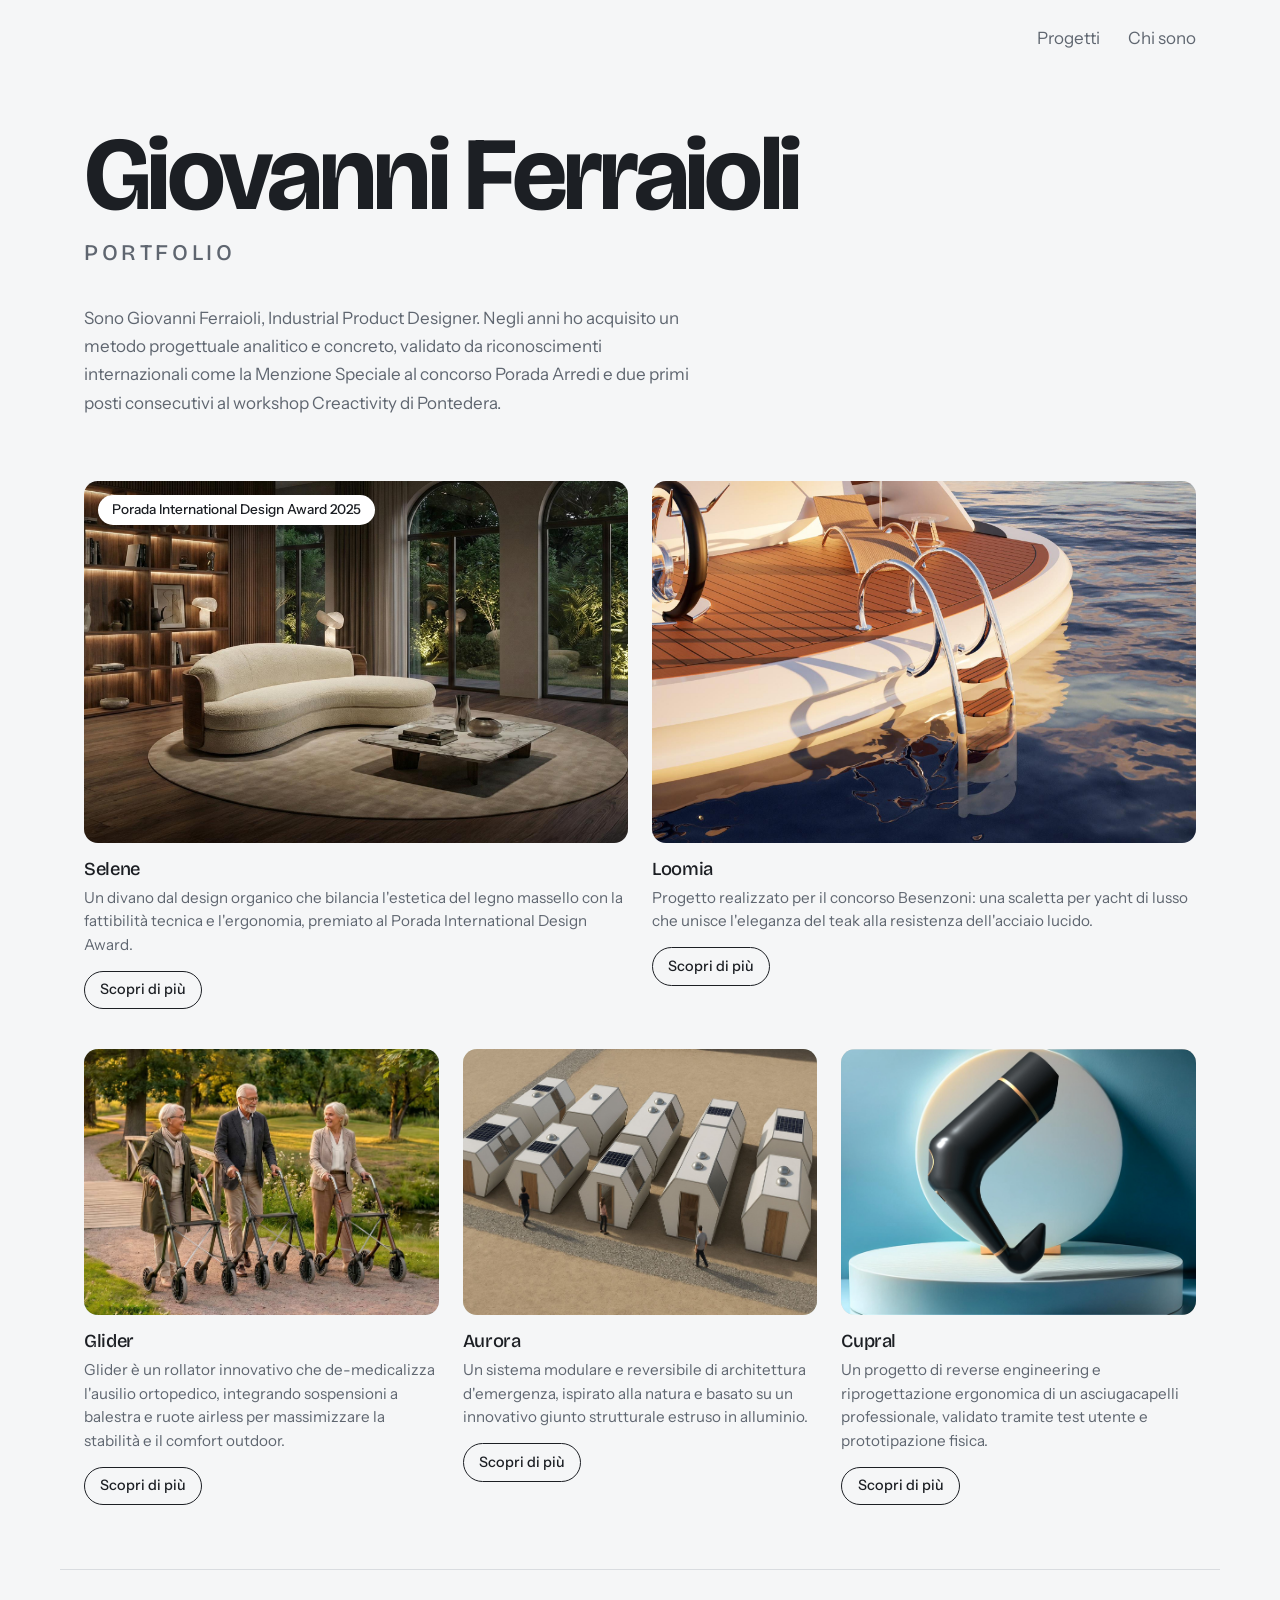
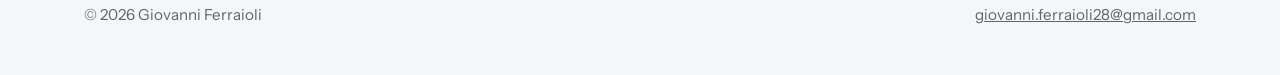
<file: index.html>
<!DOCTYPE html>
<html lang="it">
<head>
<meta charset="utf-8">
<meta name="viewport" content="width=device-width, initial-scale=1">
<title>Giovanni Ferraioli — Product designer</title>
<meta name="description" content="Portfolio di product design">
<link rel="preconnect" href="https://fonts.googleapis.com">
<link rel="preconnect" href="https://fonts.gstatic.com" crossorigin>
<link href="https://fonts.googleapis.com/css2?family=Bricolage+Grotesque:opsz,wght@12..96,500;12..96,700&family=Instrument+Sans:wght@400;500&display=swap" rel="stylesheet">
<link rel="stylesheet" href="css/stile.css">
</head>
<body>
<header class="top home">
<nav><a href="index.html#progetti">Progetti</a><a href="chi-sono.html">Chi sono</a></nav>
</header>
<main>
<section class="hero"><h1>Giovanni Ferraioli</h1>
<p class="sottotitolo">Portfolio</p>
<p class="presentazione">Sono Giovanni Ferraioli, Industrial Product Designer. Negli anni ho acquisito un metodo progettuale analitico e concreto, validato da riconoscimenti internazionali come la Menzione Speciale al concorso Porada Arredi e due primi posti consecutivi al workshop Creactivity di Pontedera.</p></section>
<section id="progetti" class="griglia">
<article class="card">
<a class="card-img" href="selene.html" aria-label="Apri il progetto Selene"><div class="ph " style="--tinta:#E1E4E9"><span>Selene</span><em class="targa">Porada International Design Award 2025</em><img src="immagini/selene/copertina.jpg" alt="Immagine del progetto Selene" onerror="this.remove()"></div></a>
<h3><a href="selene.html">Selene</a></h3>
<p>Un divano dal design organico che bilancia l'estetica del legno massello con la fattibilità tecnica e l'ergonomia, premiato al Porada International Design Award.</p>
<a class="piu" href="selene.html">Scopri di più</a>
</article>
<article class="card">
<a class="card-img" href="loomia.html" aria-label="Apri il progetto Loomia"><div class="ph " style="--tinta:#E3E1F1"><span>Loomia</span><img src="immagini/loomia/copertina.jpg" alt="Immagine del progetto Loomia" onerror="this.remove()"></div></a>
<h3><a href="loomia.html">Loomia</a></h3>
<p>Progetto realizzato per il concorso Besenzoni: una scaletta per yacht di lusso che unisce l'eleganza del teak alla resistenza dell'acciaio lucido.</p>
<a class="piu" href="loomia.html">Scopri di più</a>
</article>
<article class="card">
<a class="card-img" href="glider.html" aria-label="Apri il progetto Glider"><div class="ph " style="--tinta:#D6E5F0"><span>Glider</span><img src="immagini/glider/copertina.jpg" alt="Immagine del progetto Glider" onerror="this.remove()"></div></a>
<h3><a href="glider.html">Glider</a></h3>
<p>Glider è un rollator innovativo che de-medicalizza l'ausilio ortopedico, integrando sospensioni a balestra e ruote airless per massimizzare la stabilità e il comfort outdoor.</p>
<a class="piu" href="glider.html">Scopri di più</a>
</article>
<article class="card">
<a class="card-img" href="aurora.html" aria-label="Apri il progetto Aurora"><div class="ph " style="--tinta:#DAEADB"><span>Aurora</span><img src="immagini/aurora/copertina.jpg" alt="Immagine del progetto Aurora" onerror="this.remove()"></div></a>
<h3><a href="aurora.html">Aurora</a></h3>
<p>Un sistema modulare e reversibile di architettura d'emergenza, ispirato alla natura e basato su un innovativo giunto strutturale estruso in alluminio.</p>
<a class="piu" href="aurora.html">Scopri di più</a>
</article>
<article class="card">
<a class="card-img" href="cupral.html" aria-label="Apri il progetto Cupral"><div class="ph " style="--tinta:#E9D6C9"><span>Cupral</span><img src="immagini/cupral/copertina.jpg" alt="Immagine del progetto Cupral" onerror="this.remove()"></div></a>
<h3><a href="cupral.html">Cupral</a></h3>
<p>Un progetto di reverse engineering e riprogettazione ergonomica di un asciugacapelli professionale, validato tramite test utente e prototipazione fisica.</p>
<a class="piu" href="cupral.html">Scopri di più</a>
</article>
</section>
</main>
<footer class="foot"><p>© 2026 Giovanni Ferraioli </p><p><a href="mailto:giovanni.ferraioli28@gmail.com">giovanni.ferraioli28@gmail.com</a></p></footer>
<script src="js/script.js"></script>
</body>
</html>
</file>
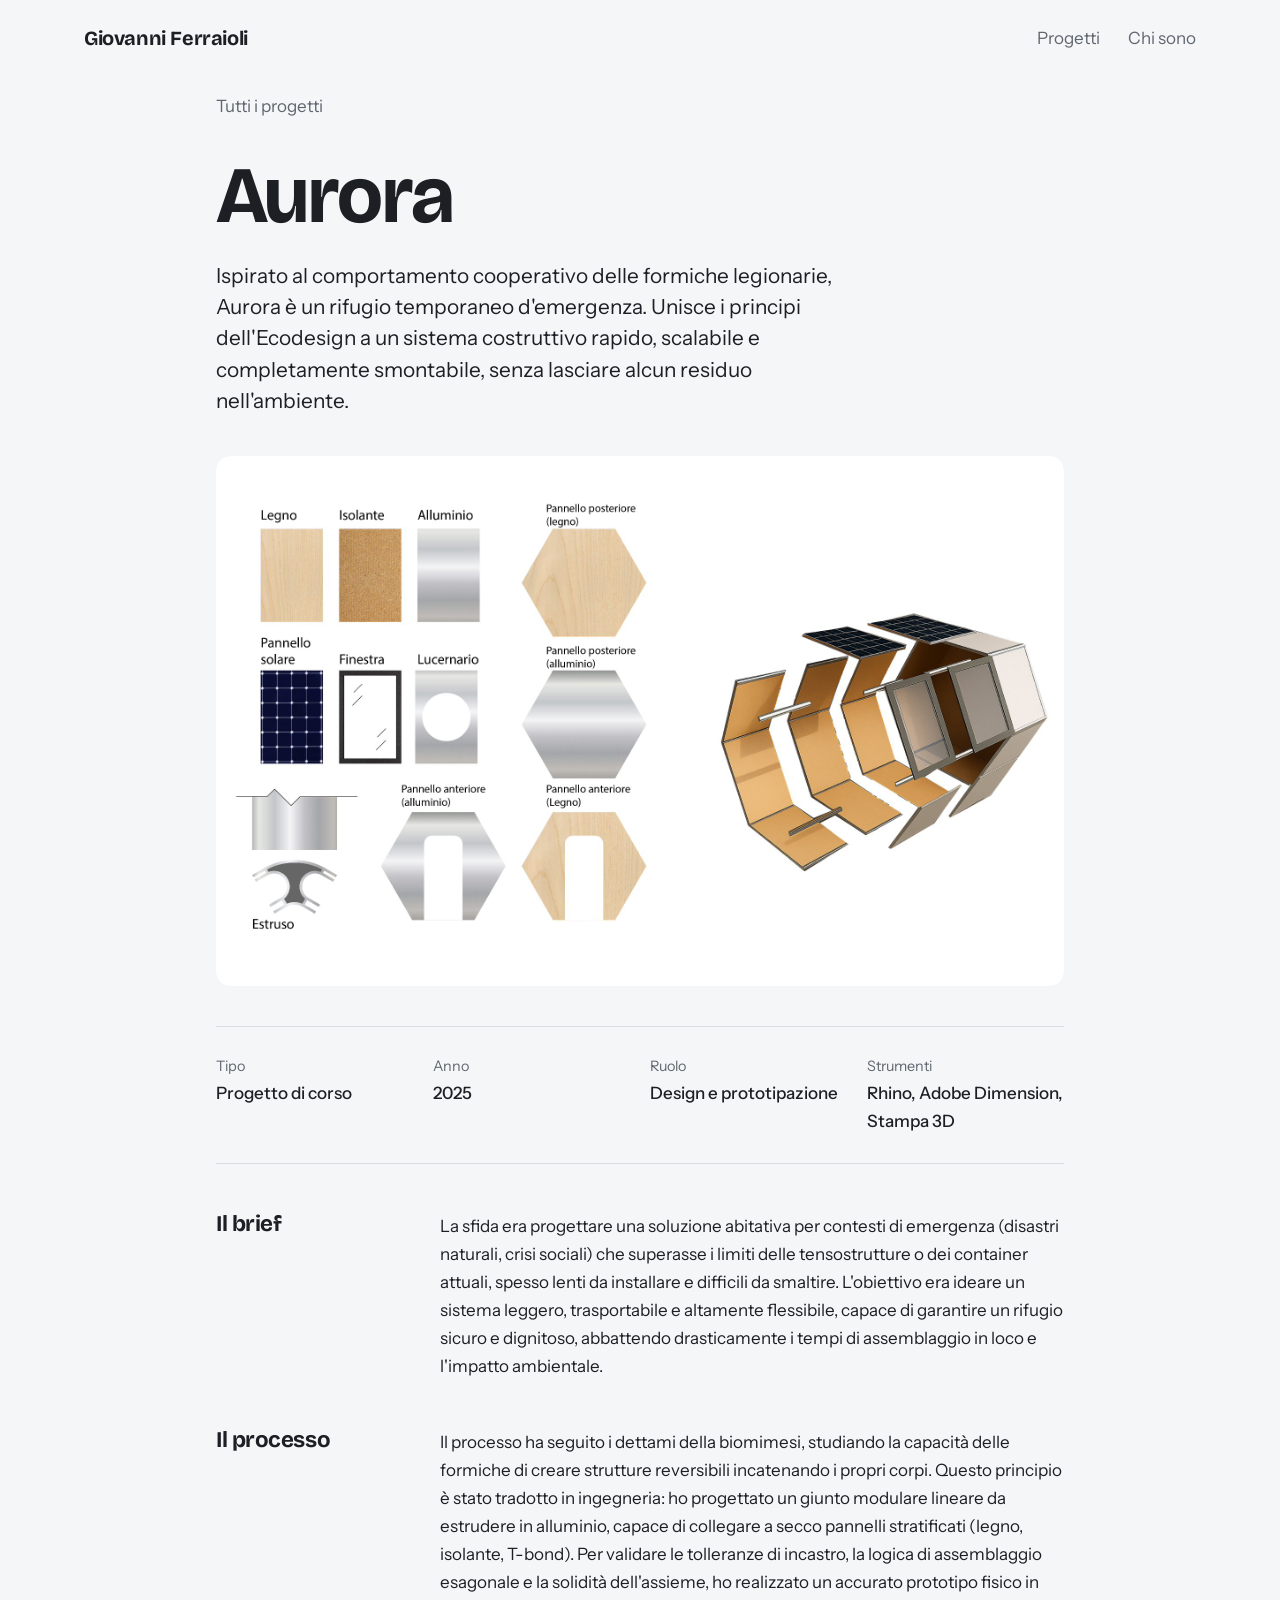
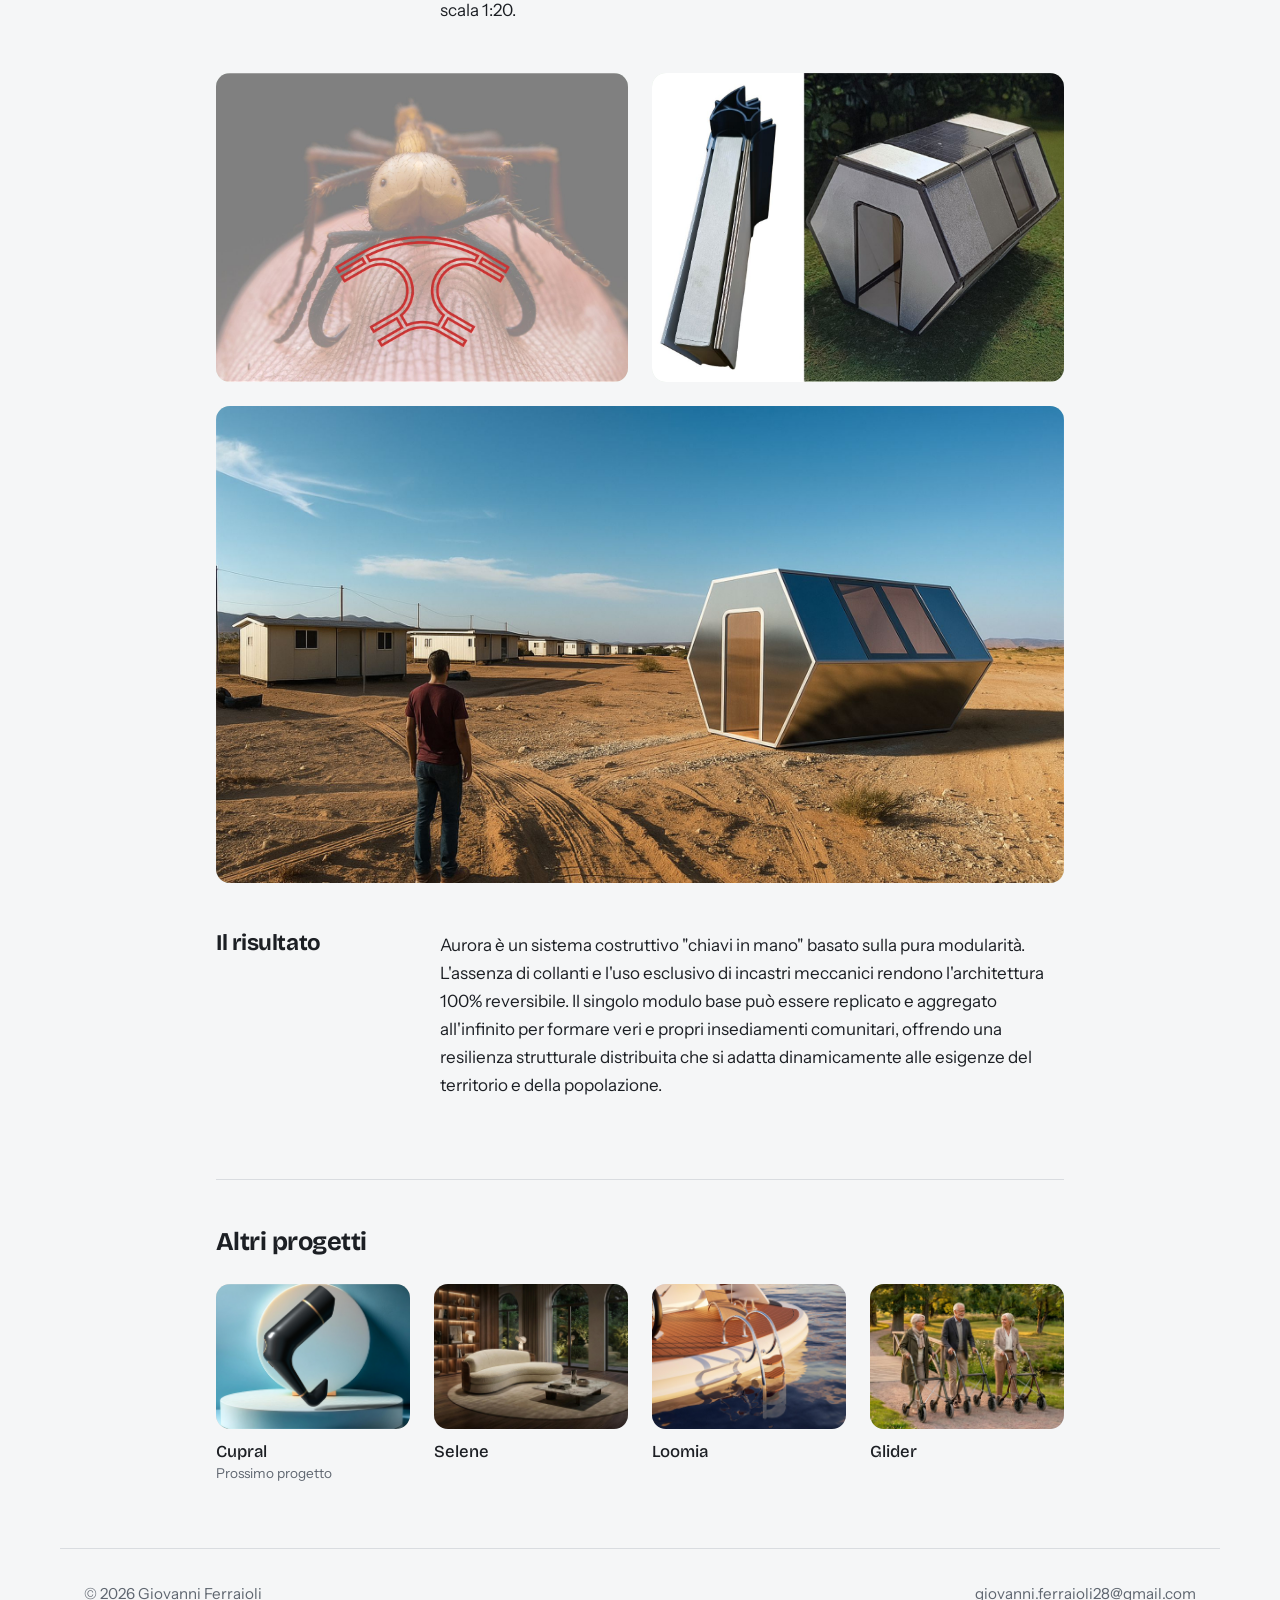
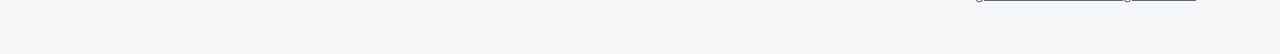
<file: aurora.html>
<!DOCTYPE html>
<html lang="it">
<head>
<meta charset="utf-8">
<meta name="viewport" content="width=device-width, initial-scale=1">
<title>Aurora — Giovanni Ferraioli </title>
<meta name="description" content="Portfolio di product design">
<link rel="preconnect" href="https://fonts.googleapis.com">
<link rel="preconnect" href="https://fonts.gstatic.com" crossorigin>
<link href="https://fonts.googleapis.com/css2?family=Bricolage+Grotesque:opsz,wght@12..96,500;12..96,700&family=Instrument+Sans:wght@400;500&display=swap" rel="stylesheet">
<link rel="stylesheet" href="css/stile.css">
</head>
<body>
<header class="top">
<a class="logo" href="index.html">Giovanni Ferraioli </a>
<nav><a href="index.html#progetti">Progetti</a><a href="chi-sono.html">Chi sono</a></nav>
</header>
<main class="progetto">
<a class="indietro" href="index.html#progetti">Tutti i progetti</a>
<h1>Aurora</h1>
<p class="intro">Ispirato al comportamento cooperativo delle formiche legionarie, Aurora è un rifugio temporaneo d'emergenza. Unisce i principi dell'Ecodesign a un sistema costruttivo rapido, scalabile e completamente smontabile, senza lasciare alcun residuo nell'ambiente.</p>
<div class="ph grande" style="--tinta:#DAEADB"><span>Aurora</span><img src="immagini/aurora/render.jpg" alt="Immagine del progetto Aurora" onerror="this.remove()"></div>
<dl class="dati"><div><dt>Tipo</dt><dd>Progetto di corso</dd></div><div><dt>Anno</dt><dd>2025</dd></div><div><dt>Ruolo</dt><dd>Design e prototipazione</dd></div><div><dt>Strumenti</dt><dd>Rhino, Adobe Dimension, Stampa 3D</dd></div></dl>
<section class="blocco"><h2>Il brief</h2><p>La sfida era progettare una soluzione abitativa per contesti di emergenza (disastri naturali, crisi sociali) che superasse i limiti delle tensostrutture o dei container attuali, spesso lenti da installare e difficili da smaltire. L'obiettivo era ideare un sistema leggero, trasportabile e altamente flessibile, capace di garantire un rifugio sicuro e dignitoso, abbattendo drasticamente i tempi di assemblaggio in loco e l'impatto ambientale.</p></section>
<section class="blocco"><h2>Il processo</h2><p>Il processo ha seguito i dettami della biomimesi, studiando la capacità delle formiche di creare strutture reversibili incatenando i propri corpi. Questo principio è stato tradotto in ingegneria: ho progettato un giunto modulare lineare da estrudere in alluminio, capace di collegare a secco pannelli stratificati (legno, isolante, T-bond). Per validare le tolleranze di incastro, la logica di assemblaggio esagonale e la solidità dell'assieme, ho realizzato un accurato prototipo fisico in scala 1:20.</p></section>
<div class="coppia"><div class="ph " style="--tinta:#DAEADB"><span>Aurora</span><img src="immagini/aurora/1.jpg" alt="Immagine del progetto Aurora" onerror="this.remove()"></div><div class="ph " style="--tinta:#DAEADB"><span>Aurora</span><img src="immagini/aurora/2.jpg" alt="Immagine del progetto Aurora" onerror="this.remove()"></div></div>
<div class="ph larga" style="--tinta:#DAEADB"><span>Aurora</span><img src="immagini/aurora/3.jpg" alt="Immagine del progetto Aurora" onerror="this.remove()"></div>
<section class="blocco"><h2>Il risultato</h2><p>Aurora è un sistema costruttivo "chiavi in mano" basato sulla pura modularità. L'assenza di collanti e l'uso esclusivo di incastri meccanici rendono l'architettura 100% reversibile. Il singolo modulo base può essere replicato e aggregato all'infinito per formare veri e propri insediamenti comunitari, offrendo una resilienza strutturale distribuita che si adatta dinamicamente alle esigenze del territorio e della popolazione.</p></section>
<section class="altri" aria-labelledby="altri-titolo">
<h2 id="altri-titolo">Altri progetti</h2>
<div class="altri-griglia">
<a class="mini" href="cupral.html"><div class="ph" style="--tinta:#E9D6C9"><span>Cupral</span><img src="immagini/cupral/copertina.jpg" alt="Copertina del progetto Cupral" onerror="this.remove()"></div><strong>Cupral</strong><small>Prossimo progetto</small></a>
<a class="mini" href="selene.html"><div class="ph" style="--tinta:#E1E4E9"><span>Selene</span><img src="immagini/selene/copertina.jpg" alt="Copertina del progetto Selene" onerror="this.remove()"></div><strong>Selene</strong></a>
<a class="mini" href="loomia.html"><div class="ph" style="--tinta:#E3E1F1"><span>Loomia</span><img src="immagini/loomia/copertina.jpg" alt="Copertina del progetto Loomia" onerror="this.remove()"></div><strong>Loomia</strong></a>
<a class="mini" href="glider.html"><div class="ph" style="--tinta:#D6E5F0"><span>Glider</span><img src="immagini/glider/copertina.jpg" alt="Copertina del progetto Glider" onerror="this.remove()"></div><strong>Glider</strong></a>
</div>
</section>
</main>
<footer class="foot"><p>© 2026 Giovanni Ferraioli </p><p><a href="mailto:giovanni.ferraioli28@gmail.com">giovanni.ferraioli28@gmail.com</a></p></footer>
<script src="js/script.js"></script>
</body>
</html>
</file>
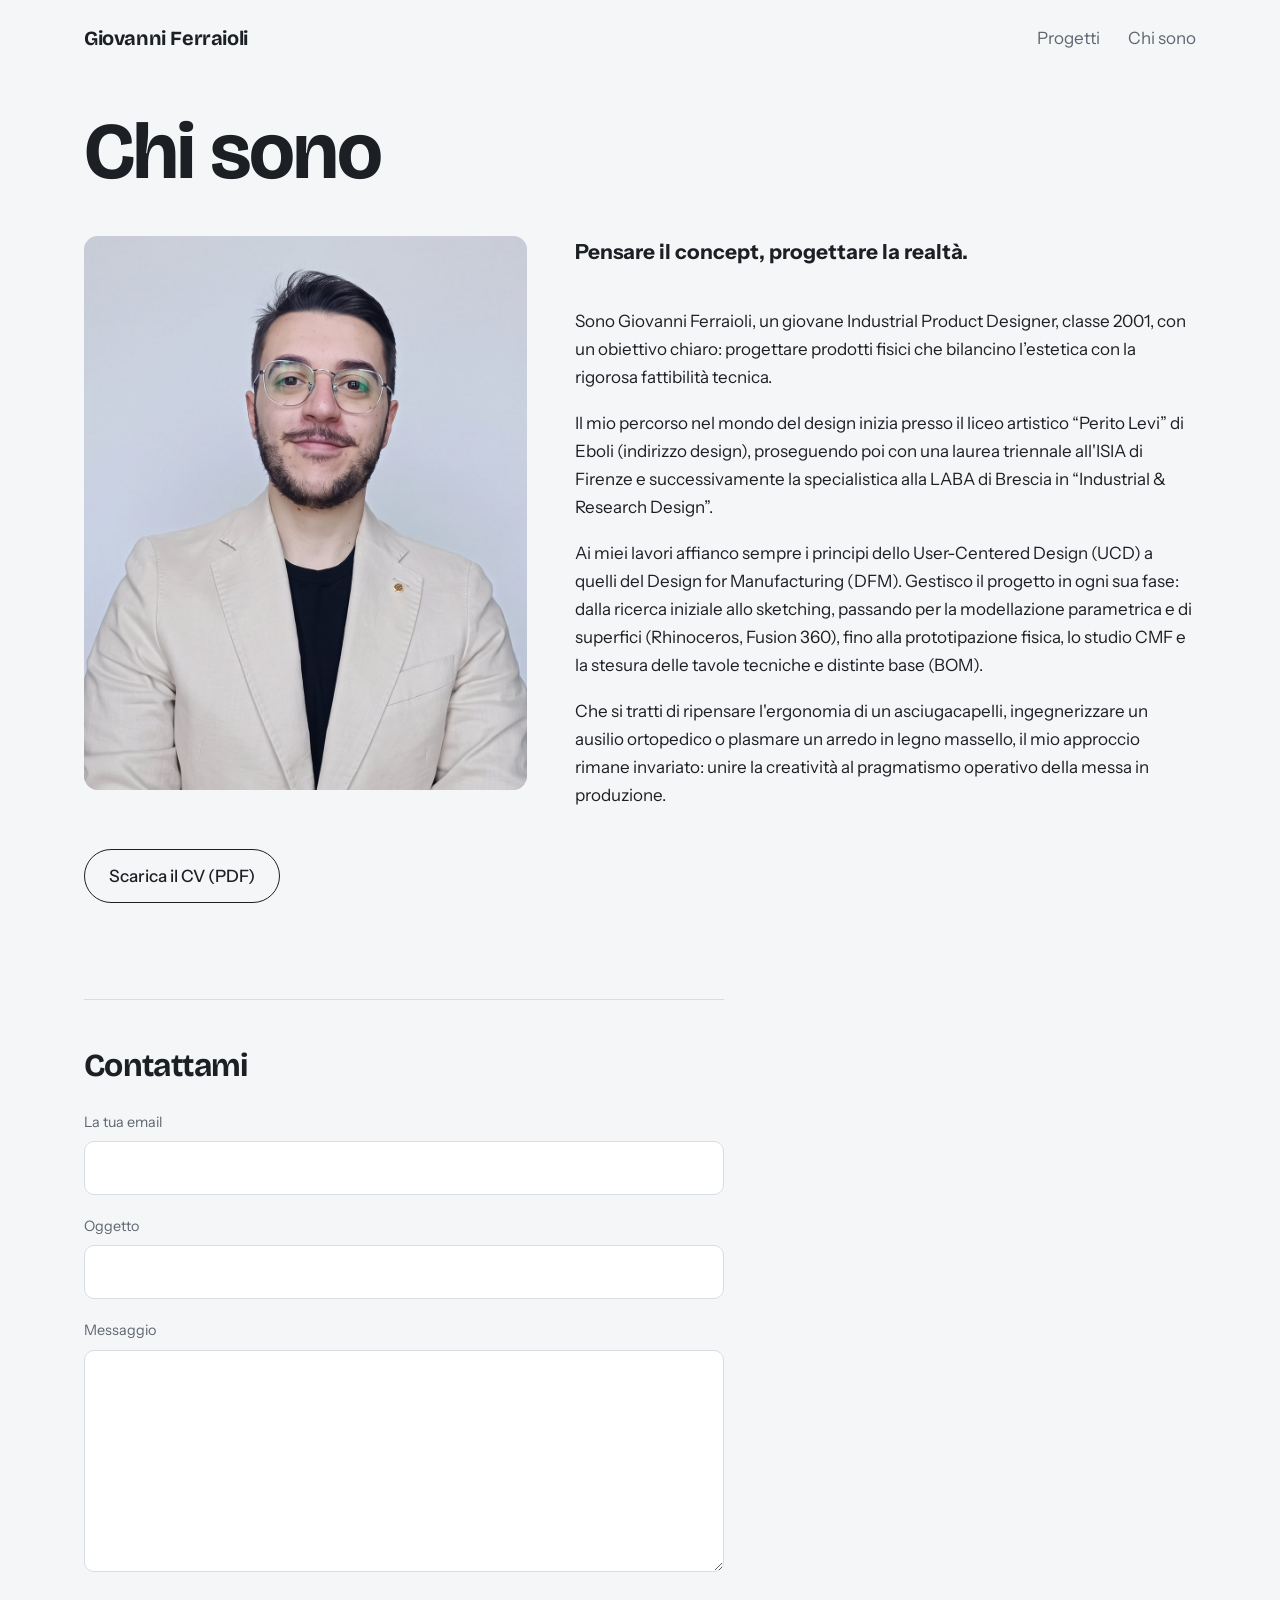
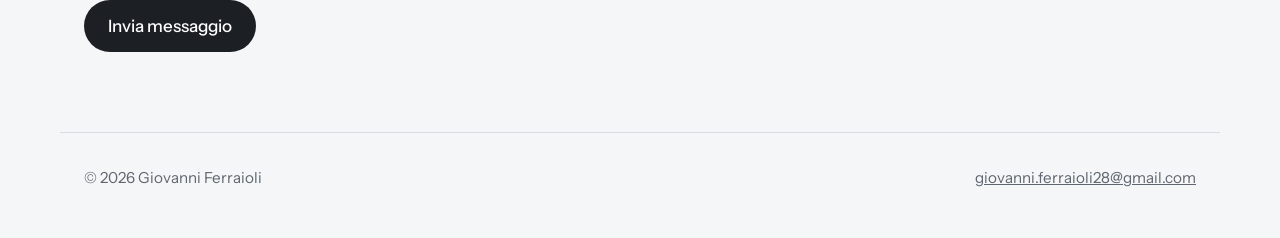
<file: chi-sono.html>
<!DOCTYPE html>
<html lang="it">
<head>
<meta charset="utf-8">
<meta name="viewport" content="width=device-width, initial-scale=1">
<title>Chi sono — Giovanni Ferraioli </title>
<meta name="description" content="Portfolio di product design">
<link rel="preconnect" href="https://fonts.googleapis.com">
<link rel="preconnect" href="https://fonts.gstatic.com" crossorigin>
<link href="https://fonts.googleapis.com/css2?family=Bricolage+Grotesque:opsz,wght@12..96,500;12..96,700&family=Instrument+Sans:wght@400;500&display=swap" rel="stylesheet">
<link rel="stylesheet" href="css/stile.css">
</head>
<body>
<header class="top">
<a class="logo" href="index.html">Giovanni Ferraioli </a>
<nav><a href="index.html#progetti">Progetti</a><a href="chi-sono.html">Chi sono</a></nav>
</header>
<main class="chi">
<h1>Chi sono</h1>
<div class="chi-cols"><div class="ph ritratto" style="--tinta:#E3E6EA"><span>Foto</span><img src="immagini/ritratto.jpg" alt="Ritratto" onerror="this.remove()"></div>
<div><p class="intro"><strong>Pensare il concept, progettare la realtà.</strong></p><p>Sono Giovanni Ferraioli, un giovane Industrial Product Designer, classe 2001, con un obiettivo chiaro: progettare prodotti fisici che bilancino l’estetica con la rigorosa fattibilità tecnica.</p>
<p>Il mio percorso nel mondo del design inizia presso il liceo artistico “Perito Levi” di Eboli (indirizzo design), proseguendo poi con una laurea triennale all'ISIA di Firenze e successivamente la specialistica alla LABA di Brescia in “Industrial & Research Design”.</p>
<p>Ai miei lavori affianco sempre i principi dello User-Centered Design (UCD) a quelli del Design for Manufacturing (DFM). Gestisco il progetto in ogni sua fase: dalla ricerca iniziale allo sketching, passando per la modellazione parametrica e di superfici (Rhinoceros, Fusion 360), fino alla prototipazione fisica, lo studio CMF e la stesura delle tavole tecniche e distinte base (BOM).</p>
<p>Che si tratti di ripensare l'ergonomia di un asciugacapelli, ingegnerizzare un ausilio ortopedico o plasmare un arredo in legno massello, il mio approccio rimane invariato: unire la creatività al pragmatismo operativo della messa in produzione.</p></div></div>

<p class="cv"><a class="bottone secondario" href="cv/Giovanni-Ferraioli-CV.pdf" download>Scarica il CV (PDF)</a></p>

<section class="contatti" id="contatti">
<h2>Contattami</h2>
<form id="modulo" class="modulo" action="https://formspree.io/f/xyekbnrr" method="POST">
<div class="campo"><label for="email">La tua email</label><input type="email" id="email" name="email" required autocomplete="email"></div>
<div class="campo"><label for="oggetto">Oggetto</label><input type="text" id="oggetto" name="_subject" required></div>
<div class="campo"><label for="messaggio">Messaggio</label><textarea id="messaggio" name="message" rows="7" required></textarea></div>
<input type="text" name="_gotcha" class="trappola" tabindex="-1" autocomplete="off" aria-hidden="true">
<button class="bottone" type="submit">Invia messaggio</button>
<p id="esito" role="status" aria-live="polite"></p>
</form>
</section>
</main>
<footer class="foot"><p>© 2026 Giovanni Ferraioli </p><p><a href="mailto:giovanni.ferraioli28@gmail.com">giovanni.ferraioli28@gmail.com</a></p></footer>
<script src="js/script.js"></script>
</body>
</html>
</file>
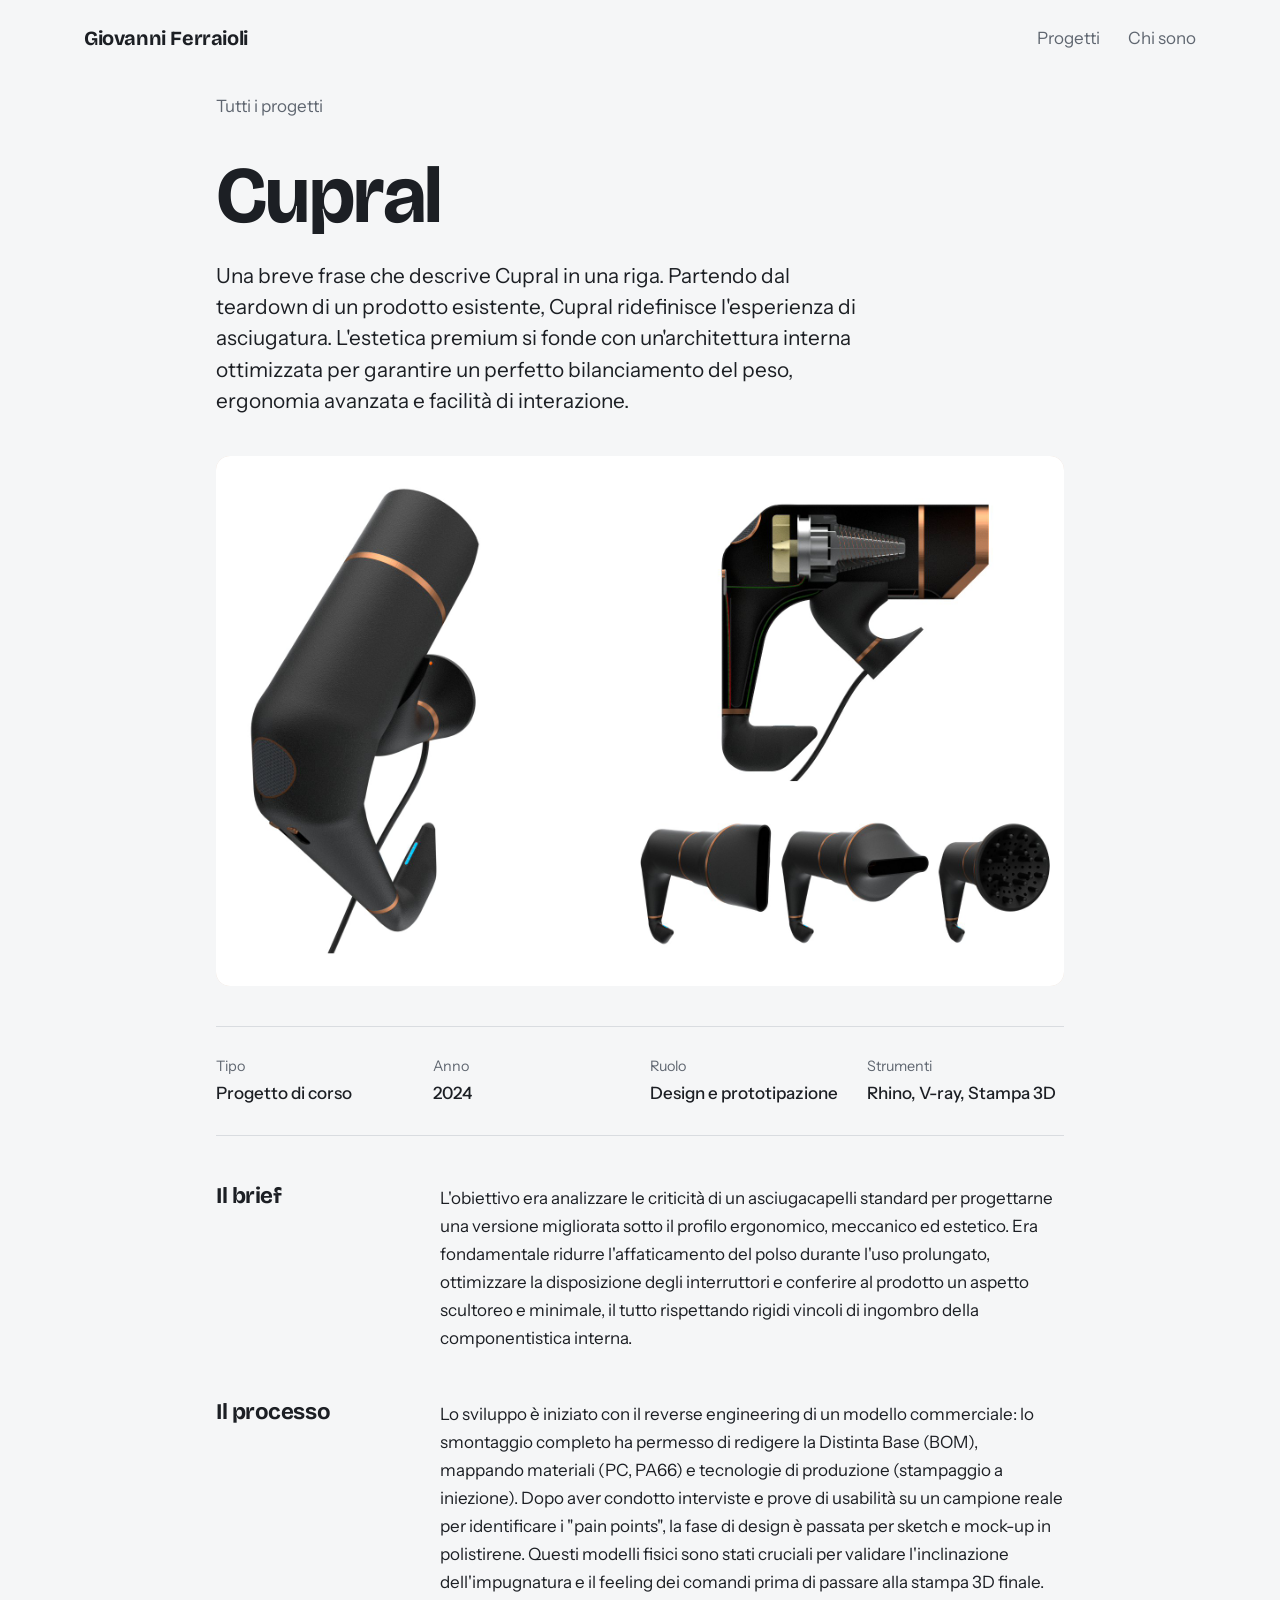
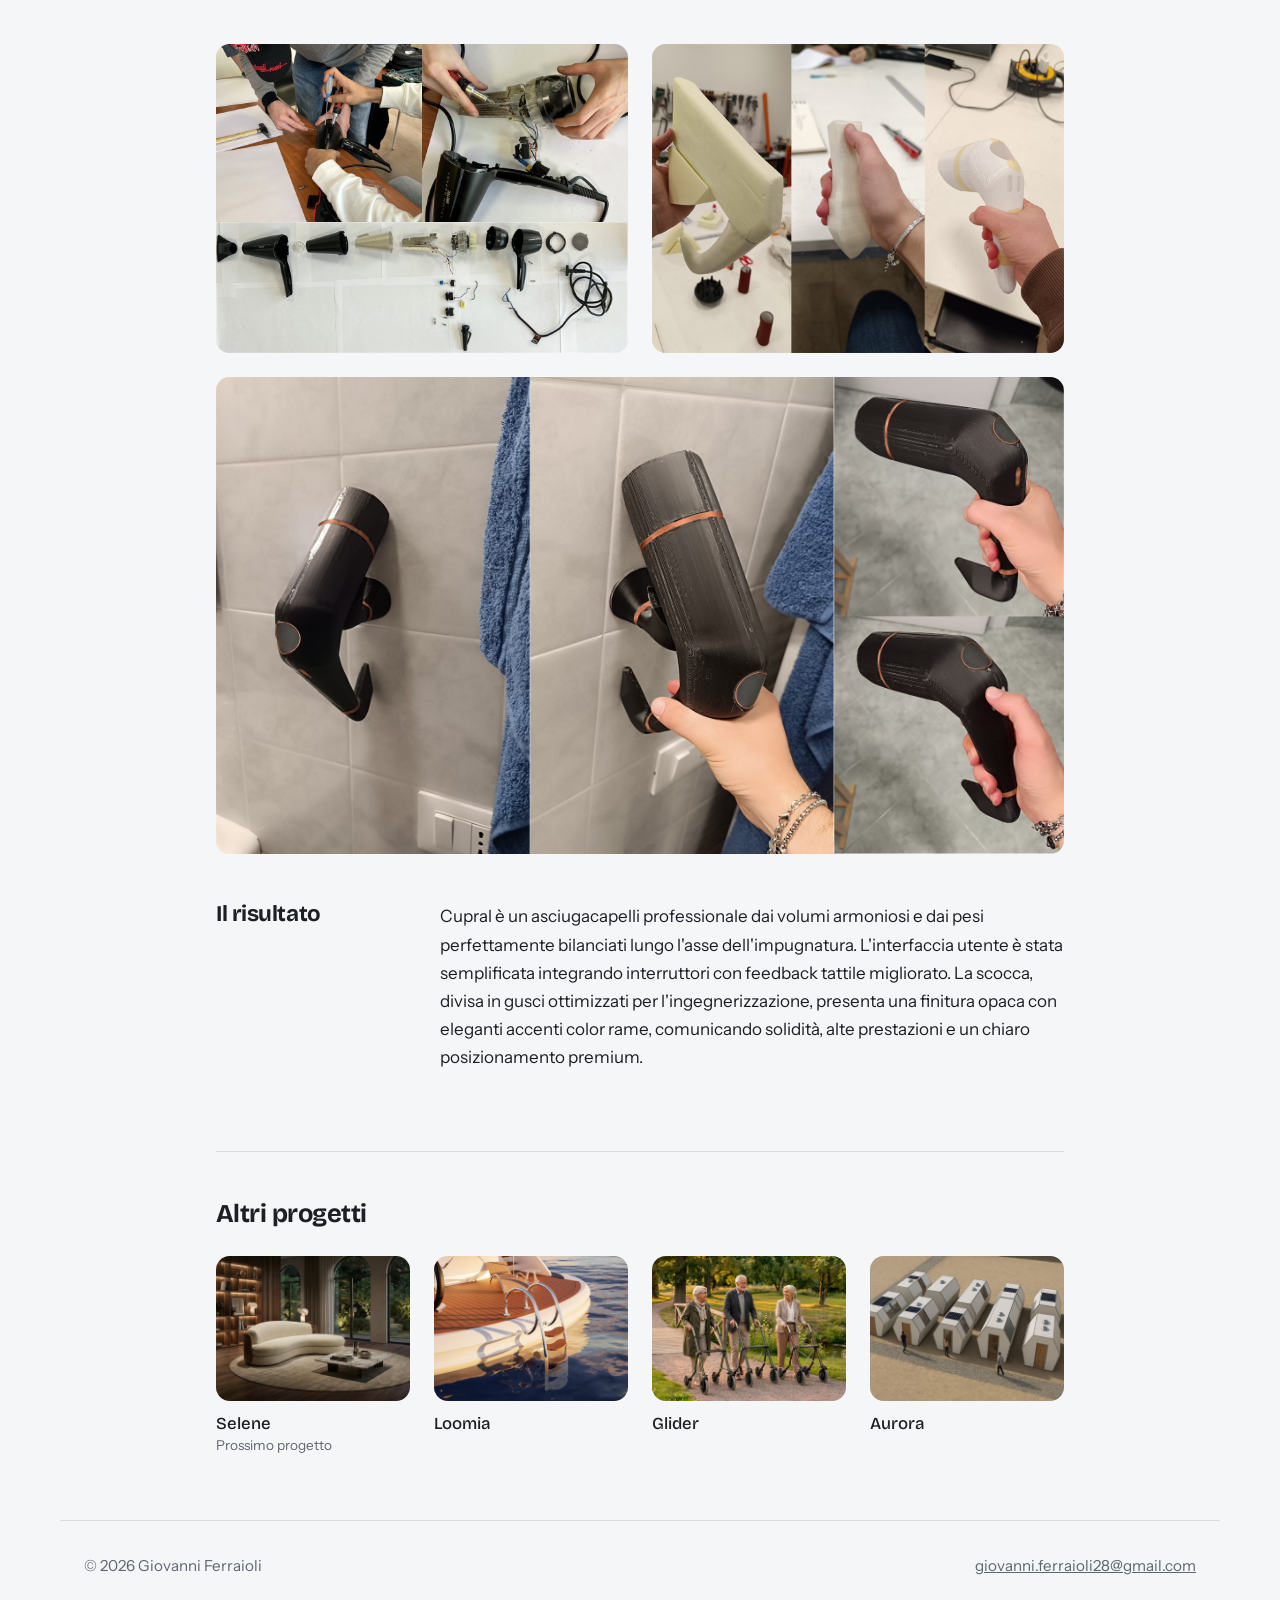
<file: cupral.html>
<!DOCTYPE html>
<html lang="it">
<head>
<meta charset="utf-8">
<meta name="viewport" content="width=device-width, initial-scale=1">
<title>Cupral — Giovanni Ferraioli</title>
<meta name="description" content="Portfolio di product design">
<link rel="preconnect" href="https://fonts.googleapis.com">
<link rel="preconnect" href="https://fonts.gstatic.com" crossorigin>
<link href="https://fonts.googleapis.com/css2?family=Bricolage+Grotesque:opsz,wght@12..96,500;12..96,700&family=Instrument+Sans:wght@400;500&display=swap" rel="stylesheet">
<link rel="stylesheet" href="css/stile.css">
</head>
<body>
<header class="top">
<a class="logo" href="index.html">Giovanni Ferraioli</a>
<nav><a href="index.html#progetti">Progetti</a><a href="chi-sono.html">Chi sono</a></nav>
</header>
<main class="progetto">
<a class="indietro" href="index.html#progetti">Tutti i progetti</a>
<h1>Cupral</h1>
<p class="intro">Una breve frase che descrive Cupral in una riga. Partendo dal teardown di un prodotto esistente, Cupral ridefinisce l'esperienza di asciugatura. L'estetica premium si fonde con un'architettura interna ottimizzata per garantire un perfetto bilanciamento del peso, ergonomia avanzata e facilità di interazione.</p>
<div class="ph grande" style="--tinta:#E9D6C9"><span>Cupral</span><img src="immagini/cupral/render.jpg" alt="Immagine del progetto Cupral" onerror="this.remove()"></div>
<dl class="dati"><div><dt>Tipo</dt><dd>Progetto di corso</dd></div><div><dt>Anno</dt><dd>2024</dd></div><div><dt>Ruolo</dt><dd>Design e prototipazione</dd></div><div><dt>Strumenti</dt><dd>Rhino, V-ray, Stampa 3D</dd></div></dl>
<section class="blocco"><h2>Il brief</h2><p>L'obiettivo era analizzare le criticità di un asciugacapelli standard per progettarne una versione migliorata sotto il profilo ergonomico, meccanico ed estetico. Era fondamentale ridurre l'affaticamento del polso durante l'uso prolungato, ottimizzare la disposizione degli interruttori e conferire al prodotto un aspetto scultoreo e minimale, il tutto rispettando rigidi vincoli di ingombro della componentistica interna.</p></section>
<section class="blocco"><h2>Il processo</h2><p>Lo sviluppo è iniziato con il reverse engineering di un modello commerciale: lo smontaggio completo ha permesso di redigere la Distinta Base (BOM), mappando materiali (PC, PA66) e tecnologie di produzione (stampaggio a iniezione). Dopo aver condotto interviste e prove di usabilità su un campione reale per identificare i "pain points", la fase di design è passata per sketch e mock-up in polistirene. Questi modelli fisici sono stati cruciali per validare l'inclinazione dell'impugnatura e il feeling dei comandi prima di passare alla stampa 3D finale.</p></section>
<div class="coppia"><div class="ph " style="--tinta:#E9D6C9"><span>Cupral</span><img src="immagini/cupral/1.jpg" alt="Immagine del progetto Cupral" onerror="this.remove()"></div><div class="ph " style="--tinta:#E9D6C9"><span>Cupral</span><img src="immagini/cupral/2.jpg" alt="Immagine del progetto Cupral" onerror="this.remove()"></div></div>
<div class="ph larga" style="--tinta:#E9D6C9"><span>Cupral</span><img src="immagini/cupral/3.jpg" alt="Immagine del progetto Cupral" onerror="this.remove()"></div>
<section class="blocco"><h2>Il risultato</h2><p>Cupral è un asciugacapelli professionale dai volumi armoniosi e dai pesi perfettamente bilanciati lungo l'asse dell'impugnatura. L'interfaccia utente è stata semplificata integrando interruttori con feedback tattile migliorato. La scocca, divisa in gusci ottimizzati per l'ingegnerizzazione, presenta una finitura opaca con eleganti accenti color rame, comunicando solidità, alte prestazioni e un chiaro posizionamento premium.</p></section>
<section class="altri" aria-labelledby="altri-titolo">
<h2 id="altri-titolo">Altri progetti</h2>
<div class="altri-griglia">
<a class="mini" href="selene.html"><div class="ph" style="--tinta:#E1E4E9"><span>Selene</span><img src="immagini/selene/copertina.jpg" alt="Copertina del progetto Selene" onerror="this.remove()"></div><strong>Selene</strong><small>Prossimo progetto</small></a>
<a class="mini" href="loomia.html"><div class="ph" style="--tinta:#E3E1F1"><span>Loomia</span><img src="immagini/loomia/copertina.jpg" alt="Copertina del progetto Loomia" onerror="this.remove()"></div><strong>Loomia</strong></a>
<a class="mini" href="glider.html"><div class="ph" style="--tinta:#D6E5F0"><span>Glider</span><img src="immagini/glider/copertina.jpg" alt="Copertina del progetto Glider" onerror="this.remove()"></div><strong>Glider</strong></a>
<a class="mini" href="aurora.html"><div class="ph" style="--tinta:#DAEADB"><span>Aurora</span><img src="immagini/aurora/copertina.jpg" alt="Copertina del progetto Aurora" onerror="this.remove()"></div><strong>Aurora</strong></a>
</div>
</section>
</main>
<footer class="foot"><p>© 2026 Giovanni Ferraioli</p><p><a href="mailto:giovanni.ferraioli28@gmail.com">giovanni.ferraioli28@gmail.com</a></p></footer>
<script src="js/script.js"></script>
</body>
</html>
</file>
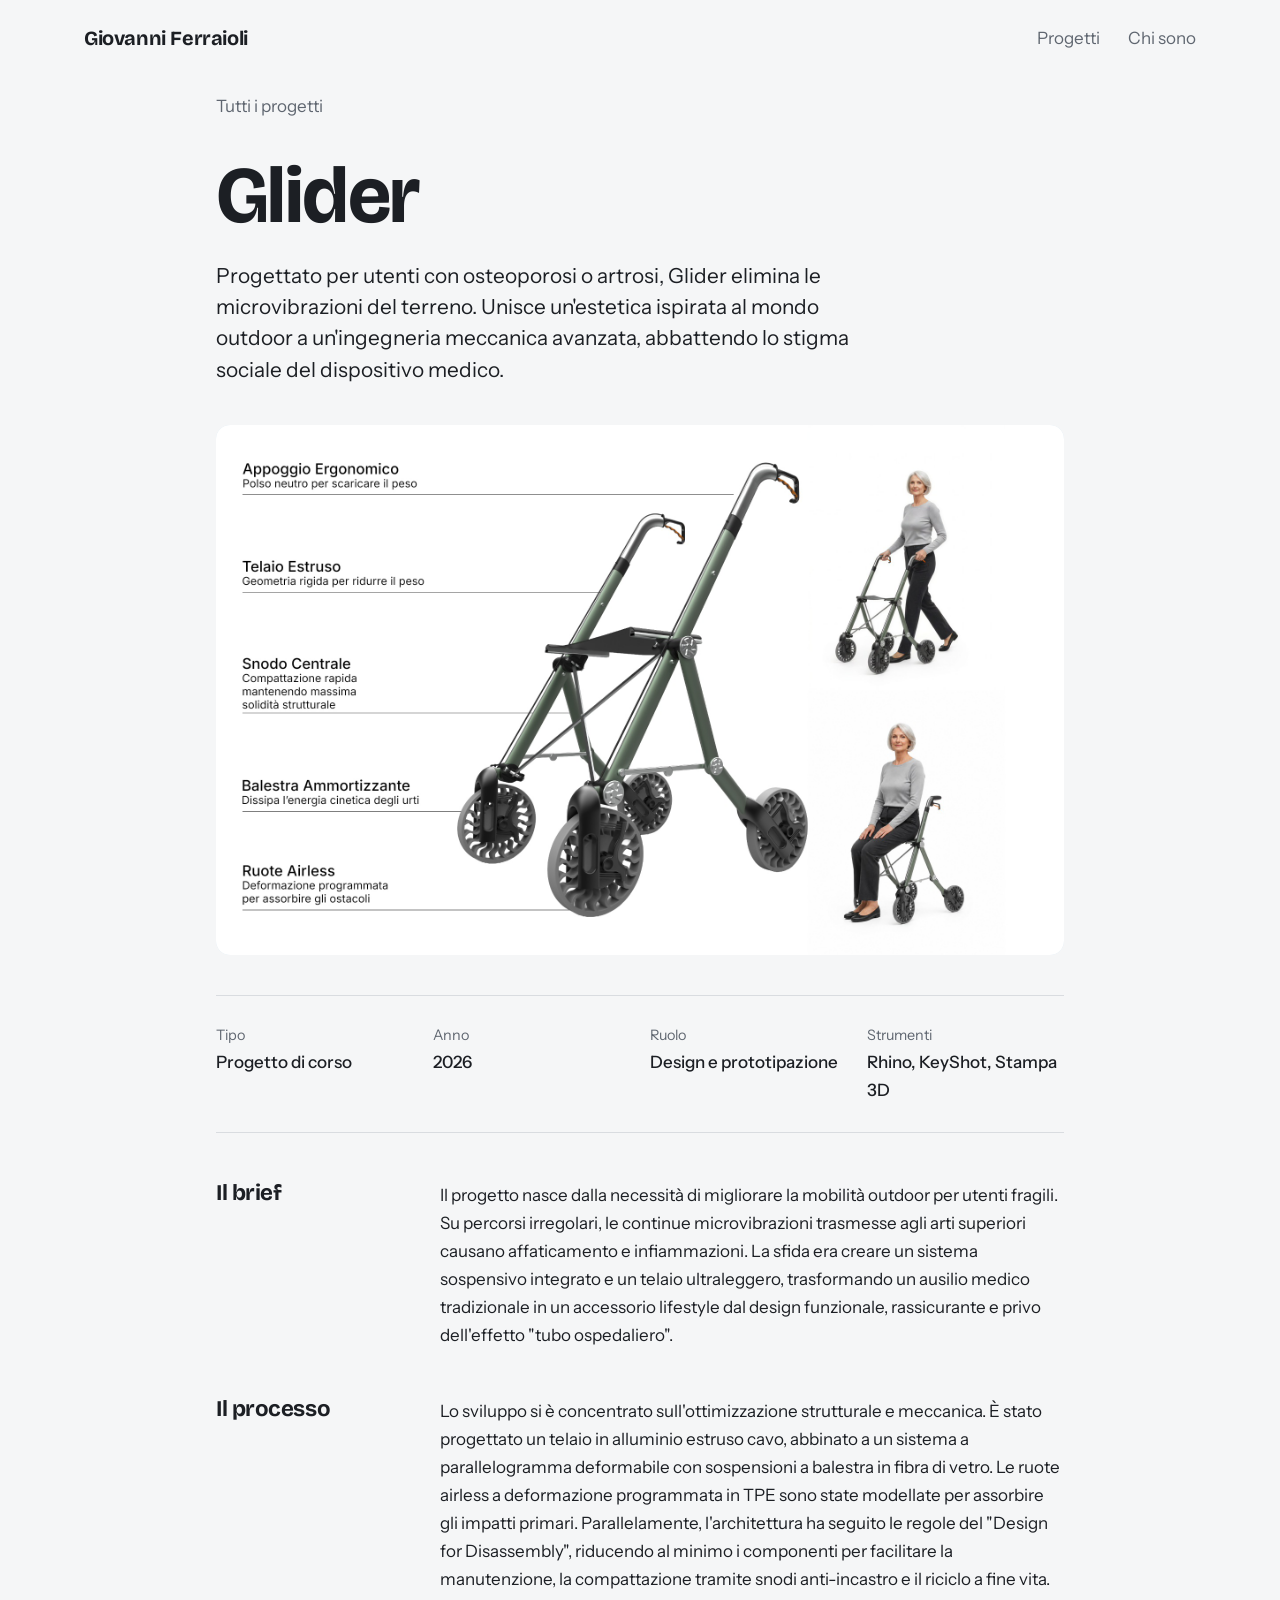
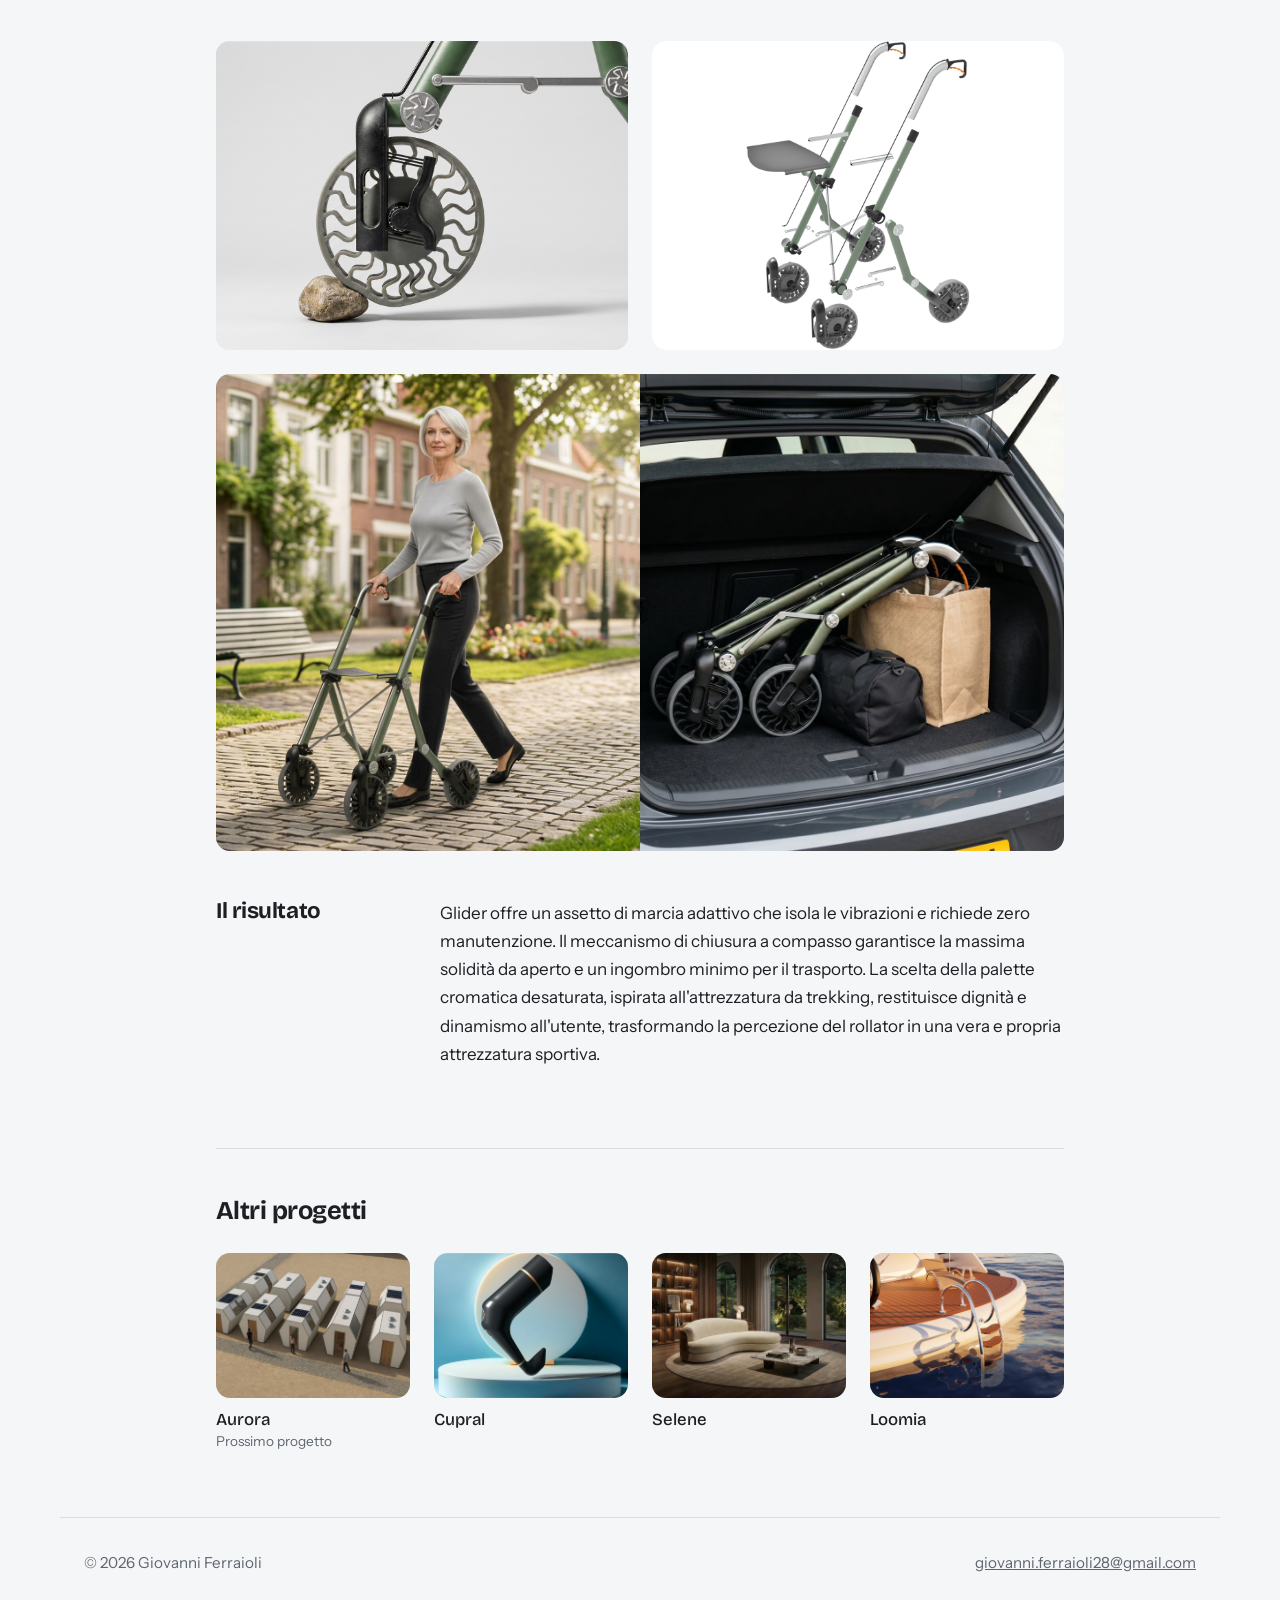
<file: glider.html>
<!DOCTYPE html>
<html lang="it">
<head>
<meta charset="utf-8">
<meta name="viewport" content="width=device-width, initial-scale=1">
<title>Glider — Giovanni Ferraioli </title>
<meta name="description" content="Portfolio di product design">
<link rel="preconnect" href="https://fonts.googleapis.com">
<link rel="preconnect" href="https://fonts.gstatic.com" crossorigin>
<link href="https://fonts.googleapis.com/css2?family=Bricolage+Grotesque:opsz,wght@12..96,500;12..96,700&family=Instrument+Sans:wght@400;500&display=swap" rel="stylesheet">
<link rel="stylesheet" href="css/stile.css">
</head>
<body>
<header class="top">
<a class="logo" href="index.html">Giovanni Ferraioli </a>
<nav><a href="index.html#progetti">Progetti</a><a href="chi-sono.html">Chi sono</a></nav>
</header>
<main class="progetto">
<a class="indietro" href="index.html#progetti">Tutti i progetti</a>
<h1>Glider</h1>
<p class="intro">Progettato per utenti con osteoporosi o artrosi, Glider elimina le microvibrazioni del terreno. Unisce un'estetica ispirata al mondo outdoor a un'ingegneria meccanica avanzata, abbattendo lo stigma sociale del dispositivo medico.</p>
<div class="ph grande" style="--tinta:#D6E5F0"><span>Glider</span><img src="immagini/glider/render.jpg" alt="Immagine del progetto Glider" onerror="this.remove()"></div>
<dl class="dati"><div><dt>Tipo</dt><dd>Progetto di corso</dd></div><div><dt>Anno</dt><dd>2026</dd></div><div><dt>Ruolo</dt><dd>Design e prototipazione</dd></div><div><dt>Strumenti</dt><dd>Rhino, KeyShot, Stampa 3D</dd></div></dl>
<section class="blocco"><h2>Il brief</h2><p>Il progetto nasce dalla necessità di migliorare la mobilità outdoor per utenti fragili. Su percorsi irregolari, le continue microvibrazioni trasmesse agli arti superiori causano affaticamento e infiammazioni. La sfida era creare un sistema sospensivo integrato e un telaio ultraleggero, trasformando un ausilio medico tradizionale in un accessorio lifestyle dal design funzionale, rassicurante e privo dell'effetto "tubo ospedaliero".</p></section>
<section class="blocco"><h2>Il processo</h2><p>Lo sviluppo si è concentrato sull'ottimizzazione strutturale e meccanica. È stato progettato un telaio in alluminio estruso cavo, abbinato a un sistema a parallelogramma deformabile con sospensioni a balestra in fibra di vetro. Le ruote airless a deformazione programmata in TPE sono state modellate per assorbire gli impatti primari. Parallelamente, l'architettura ha seguito le regole del "Design for Disassembly", riducendo al minimo i componenti per facilitare la manutenzione, la compattazione tramite snodi anti-incastro e il riciclo a fine vita.</p></section>
<div class="coppia"><div class="ph " style="--tinta:#D6E5F0"><span>Glider</span><img src="immagini/glider/1.jpg" alt="Immagine del progetto Glider" onerror="this.remove()"></div><div class="ph " style="--tinta:#D6E5F0"><span>Glider</span><img src="immagini/glider/2.jpg" alt="Immagine del progetto Glider" onerror="this.remove()"></div></div>
<div class="ph larga" style="--tinta:#D6E5F0"><span>Glider</span><img src="immagini/glider/3.jpg" alt="Immagine del progetto Glider" onerror="this.remove()"></div>
<section class="blocco"><h2>Il risultato</h2><p>Glider offre un assetto di marcia adattivo che isola le vibrazioni e richiede zero manutenzione. Il meccanismo di chiusura a compasso garantisce la massima solidità da aperto e un ingombro minimo per il trasporto. La scelta della palette cromatica desaturata, ispirata all'attrezzatura da trekking, restituisce dignità e dinamismo all'utente, trasformando la percezione del rollator in una vera e propria attrezzatura sportiva.</p></section>
<section class="altri" aria-labelledby="altri-titolo">
<h2 id="altri-titolo">Altri progetti</h2>
<div class="altri-griglia">
<a class="mini" href="aurora.html"><div class="ph" style="--tinta:#DAEADB"><span>Aurora</span><img src="immagini/aurora/copertina.jpg" alt="Copertina del progetto Aurora" onerror="this.remove()"></div><strong>Aurora</strong><small>Prossimo progetto</small></a>
<a class="mini" href="cupral.html"><div class="ph" style="--tinta:#E9D6C9"><span>Cupral</span><img src="immagini/cupral/copertina.jpg" alt="Copertina del progetto Cupral" onerror="this.remove()"></div><strong>Cupral</strong></a>
<a class="mini" href="selene.html"><div class="ph" style="--tinta:#E1E4E9"><span>Selene</span><img src="immagini/selene/copertina.jpg" alt="Copertina del progetto Selene" onerror="this.remove()"></div><strong>Selene</strong></a>
<a class="mini" href="loomia.html"><div class="ph" style="--tinta:#E3E1F1"><span>Loomia</span><img src="immagini/loomia/copertina.jpg" alt="Copertina del progetto Loomia" onerror="this.remove()"></div><strong>Loomia</strong></a>
</div>
</section>
</main>
<footer class="foot"><p>© 2026 Giovanni Ferraioli </p><p><a href="mailto:giovanni.ferraioli28@gmail.com">giovanni.ferraioli28@gmail.com</a></p></footer>
<script src="js/script.js"></script>
</body>
</html>
</file>
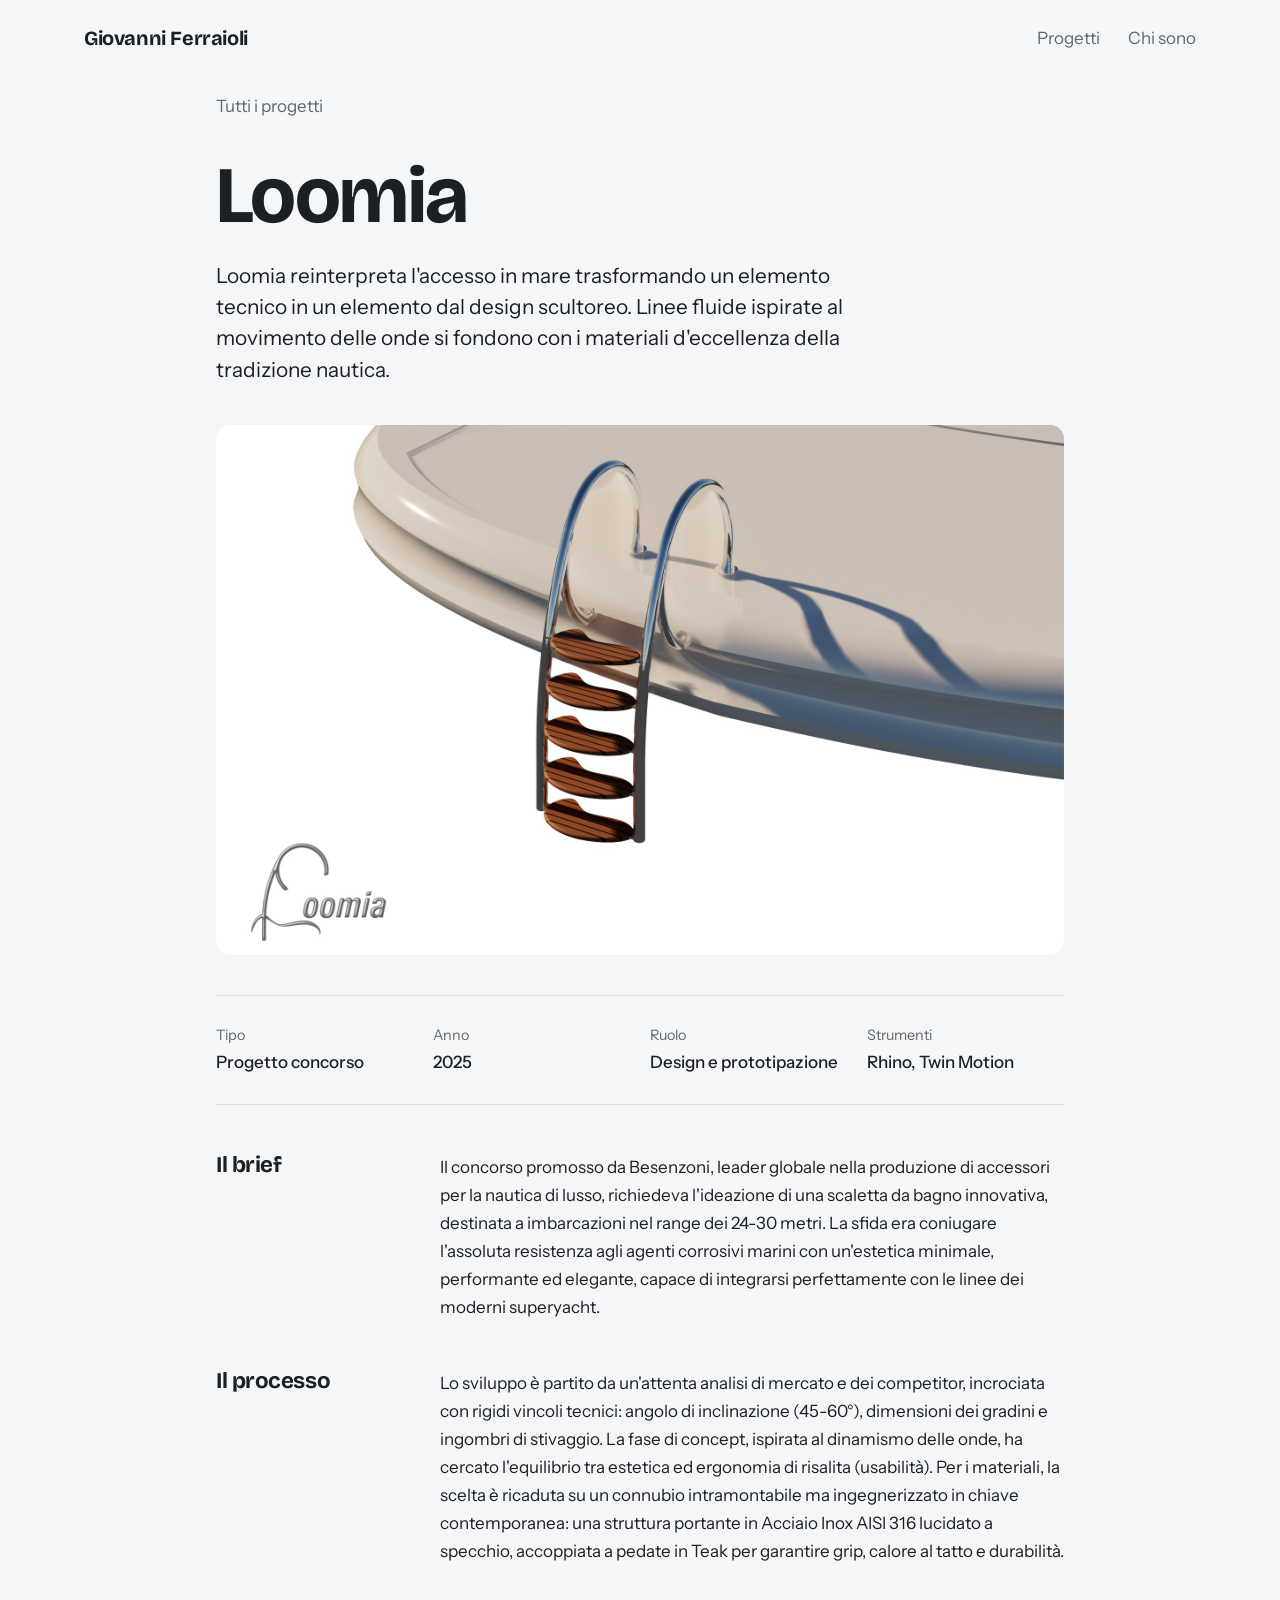
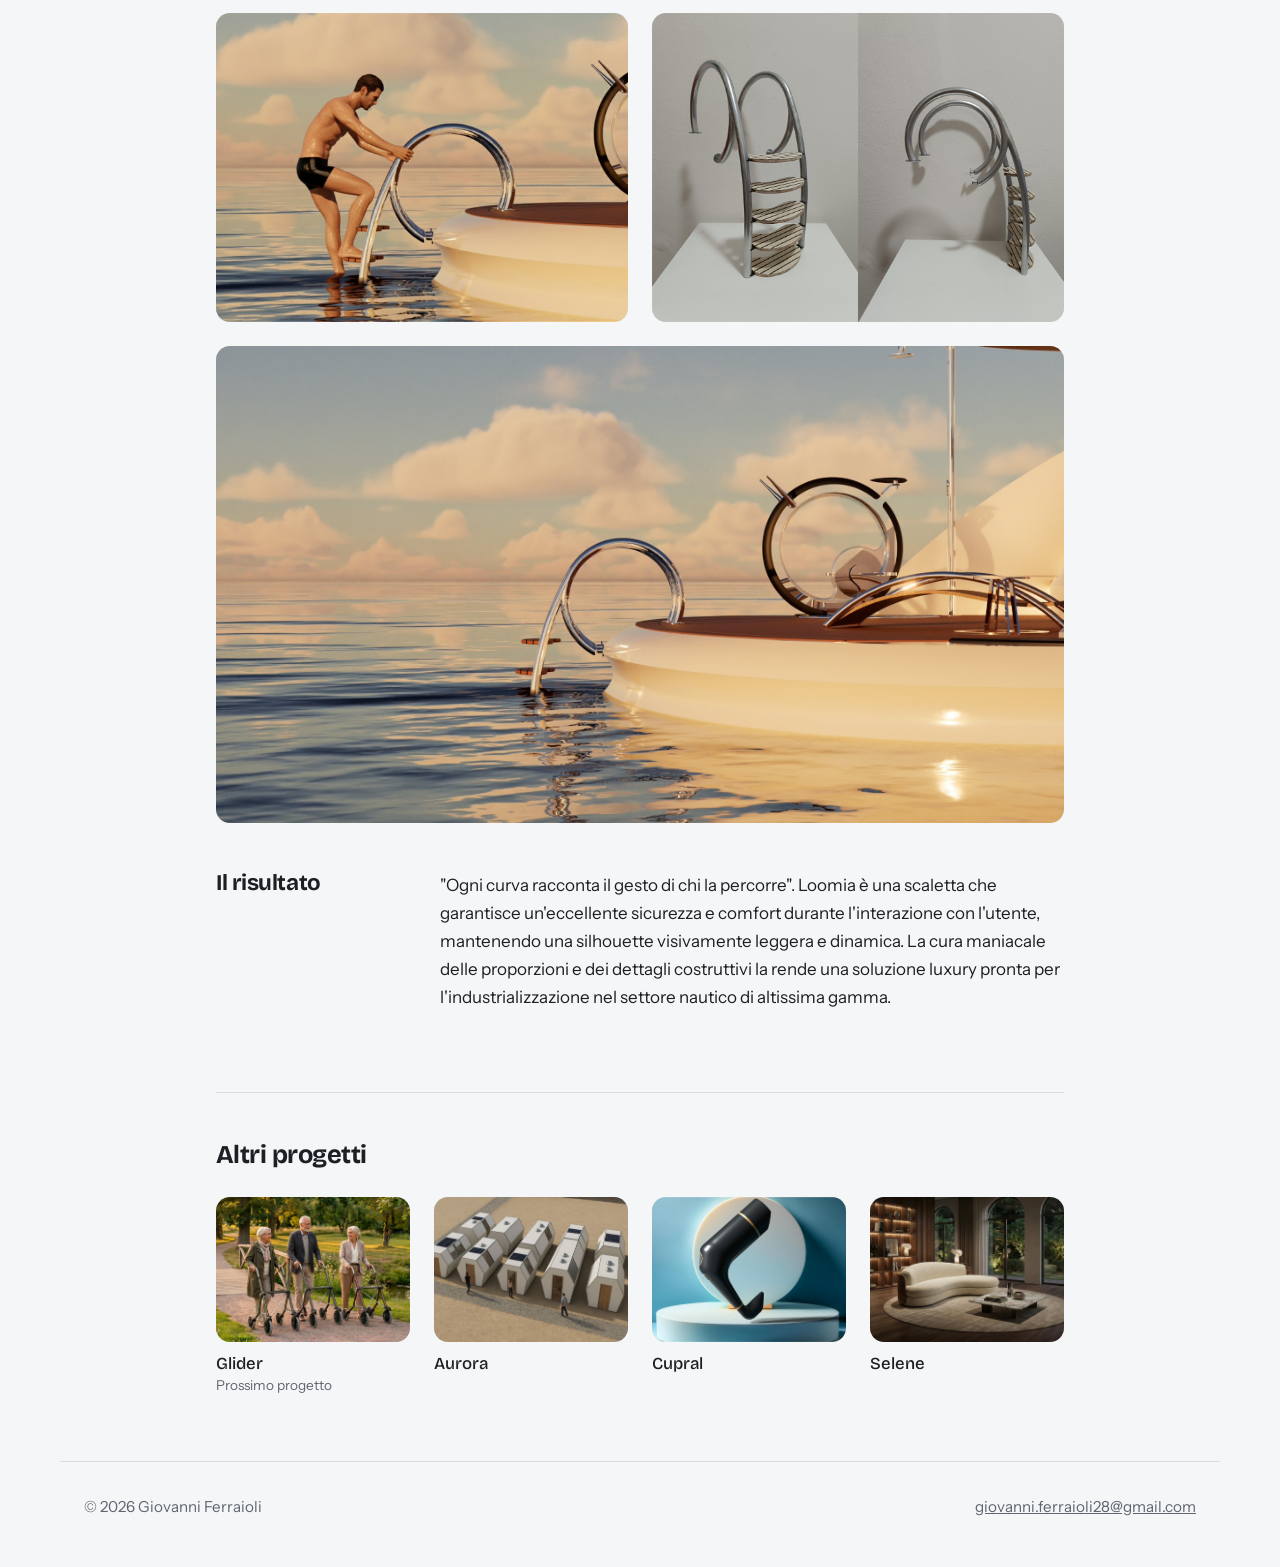
<file: loomia.html>
<!DOCTYPE html>
<html lang="it">
<head>
<meta charset="utf-8">
<meta name="viewport" content="width=device-width, initial-scale=1">
<title>Loomia — Giovanni Ferraioli </title>
<meta name="description" content="Portfolio di product design">
<link rel="preconnect" href="https://fonts.googleapis.com">
<link rel="preconnect" href="https://fonts.gstatic.com" crossorigin>
<link href="https://fonts.googleapis.com/css2?family=Bricolage+Grotesque:opsz,wght@12..96,500;12..96,700&family=Instrument+Sans:wght@400;500&display=swap" rel="stylesheet">
<link rel="stylesheet" href="css/stile.css">
</head>
<body>
<header class="top">
<a class="logo" href="index.html">Giovanni Ferraioli </a>
<nav><a href="index.html#progetti">Progetti</a><a href="chi-sono.html">Chi sono</a></nav>
</header>
<main class="progetto">
<a class="indietro" href="index.html#progetti">Tutti i progetti</a>
<h1>Loomia</h1>
<p class="intro">Loomia reinterpreta l'accesso in mare trasformando un elemento tecnico in un elemento dal design scultoreo. Linee fluide ispirate al movimento delle onde si fondono con i materiali d'eccellenza della tradizione nautica.</p>
<div class="ph grande" style="--tinta:#E3E1F1"><span>Loomia</span><img src="immagini/loomia/render.jpg" alt="Immagine del progetto Loomia" onerror="this.remove()"></div>
<dl class="dati"><div><dt>Tipo</dt><dd>Progetto concorso</dd></div><div><dt>Anno</dt><dd>2025</dd></div><div><dt>Ruolo</dt><dd>Design e prototipazione</dd></div><div><dt>Strumenti</dt><dd>Rhino, Twin Motion</dd></div></dl>
<section class="blocco"><h2>Il brief</h2><p>Il concorso promosso da Besenzoni, leader globale nella produzione di accessori per la nautica di lusso, richiedeva l'ideazione di una scaletta da bagno innovativa, destinata a imbarcazioni nel range dei 24-30 metri. La sfida era coniugare l'assoluta resistenza agli agenti corrosivi marini con un'estetica minimale, performante ed elegante, capace di integrarsi perfettamente con le linee dei moderni superyacht.</p></section>
<section class="blocco"><h2>Il processo</h2><p>Lo sviluppo è partito da un'attenta analisi di mercato e dei competitor, incrociata con rigidi vincoli tecnici: angolo di inclinazione (45-60°), dimensioni dei gradini e ingombri di stivaggio. La fase di concept, ispirata al dinamismo delle onde, ha cercato l'equilibrio tra estetica ed ergonomia di risalita (usabilità). Per i materiali, la scelta è ricaduta su un connubio intramontabile ma ingegnerizzato in chiave contemporanea: una struttura portante in Acciaio Inox AISI 316 lucidato a specchio, accoppiata a pedate in Teak per garantire grip, calore al tatto e durabilità.</p></section>
<div class="coppia"><div class="ph " style="--tinta:#E3E1F1"><span>Loomia</span><img src="immagini/loomia/1.jpg" alt="Immagine del progetto Loomia" onerror="this.remove()"></div><div class="ph " style="--tinta:#E3E1F1"><span>Loomia</span><img src="immagini/loomia/2.jpg" alt="Immagine del progetto Loomia" onerror="this.remove()"></div></div>
<div class="ph larga" style="--tinta:#E3E1F1"><span>Loomia</span><img src="immagini/loomia/3.jpg" alt="Immagine del progetto Loomia" onerror="this.remove()"></div>
<section class="blocco"><h2>Il risultato</h2><p>"Ogni curva racconta il gesto di chi la percorre". Loomia è una scaletta che garantisce un'eccellente sicurezza e comfort durante l'interazione con l'utente, mantenendo una silhouette visivamente leggera e dinamica. La cura maniacale delle proporzioni e dei dettagli costruttivi la rende una soluzione luxury pronta per l'industrializzazione nel settore nautico di altissima gamma.</p></section>
<section class="altri" aria-labelledby="altri-titolo">
<h2 id="altri-titolo">Altri progetti</h2>
<div class="altri-griglia">
<a class="mini" href="glider.html"><div class="ph" style="--tinta:#D6E5F0"><span>Glider</span><img src="immagini/glider/copertina.jpg" alt="Copertina del progetto Glider" onerror="this.remove()"></div><strong>Glider</strong><small>Prossimo progetto</small></a>
<a class="mini" href="aurora.html"><div class="ph" style="--tinta:#DAEADB"><span>Aurora</span><img src="immagini/aurora/copertina.jpg" alt="Copertina del progetto Aurora" onerror="this.remove()"></div><strong>Aurora</strong></a>
<a class="mini" href="cupral.html"><div class="ph" style="--tinta:#E9D6C9"><span>Cupral</span><img src="immagini/cupral/copertina.jpg" alt="Copertina del progetto Cupral" onerror="this.remove()"></div><strong>Cupral</strong></a>
<a class="mini" href="selene.html"><div class="ph" style="--tinta:#E1E4E9"><span>Selene</span><img src="immagini/selene/copertina.jpg" alt="Copertina del progetto Selene" onerror="this.remove()"></div><strong>Selene</strong></a>
</div>
</section>
</main>
<footer class="foot"><p>© 2026 Giovanni Ferraioli </p><p><a href="mailto:giovanni.ferraioli28@gmail.com">giovanni.ferraioli28@gmail.com</a></p></footer>
<script src="js/script.js"></script>
</body>
</html>
</file>
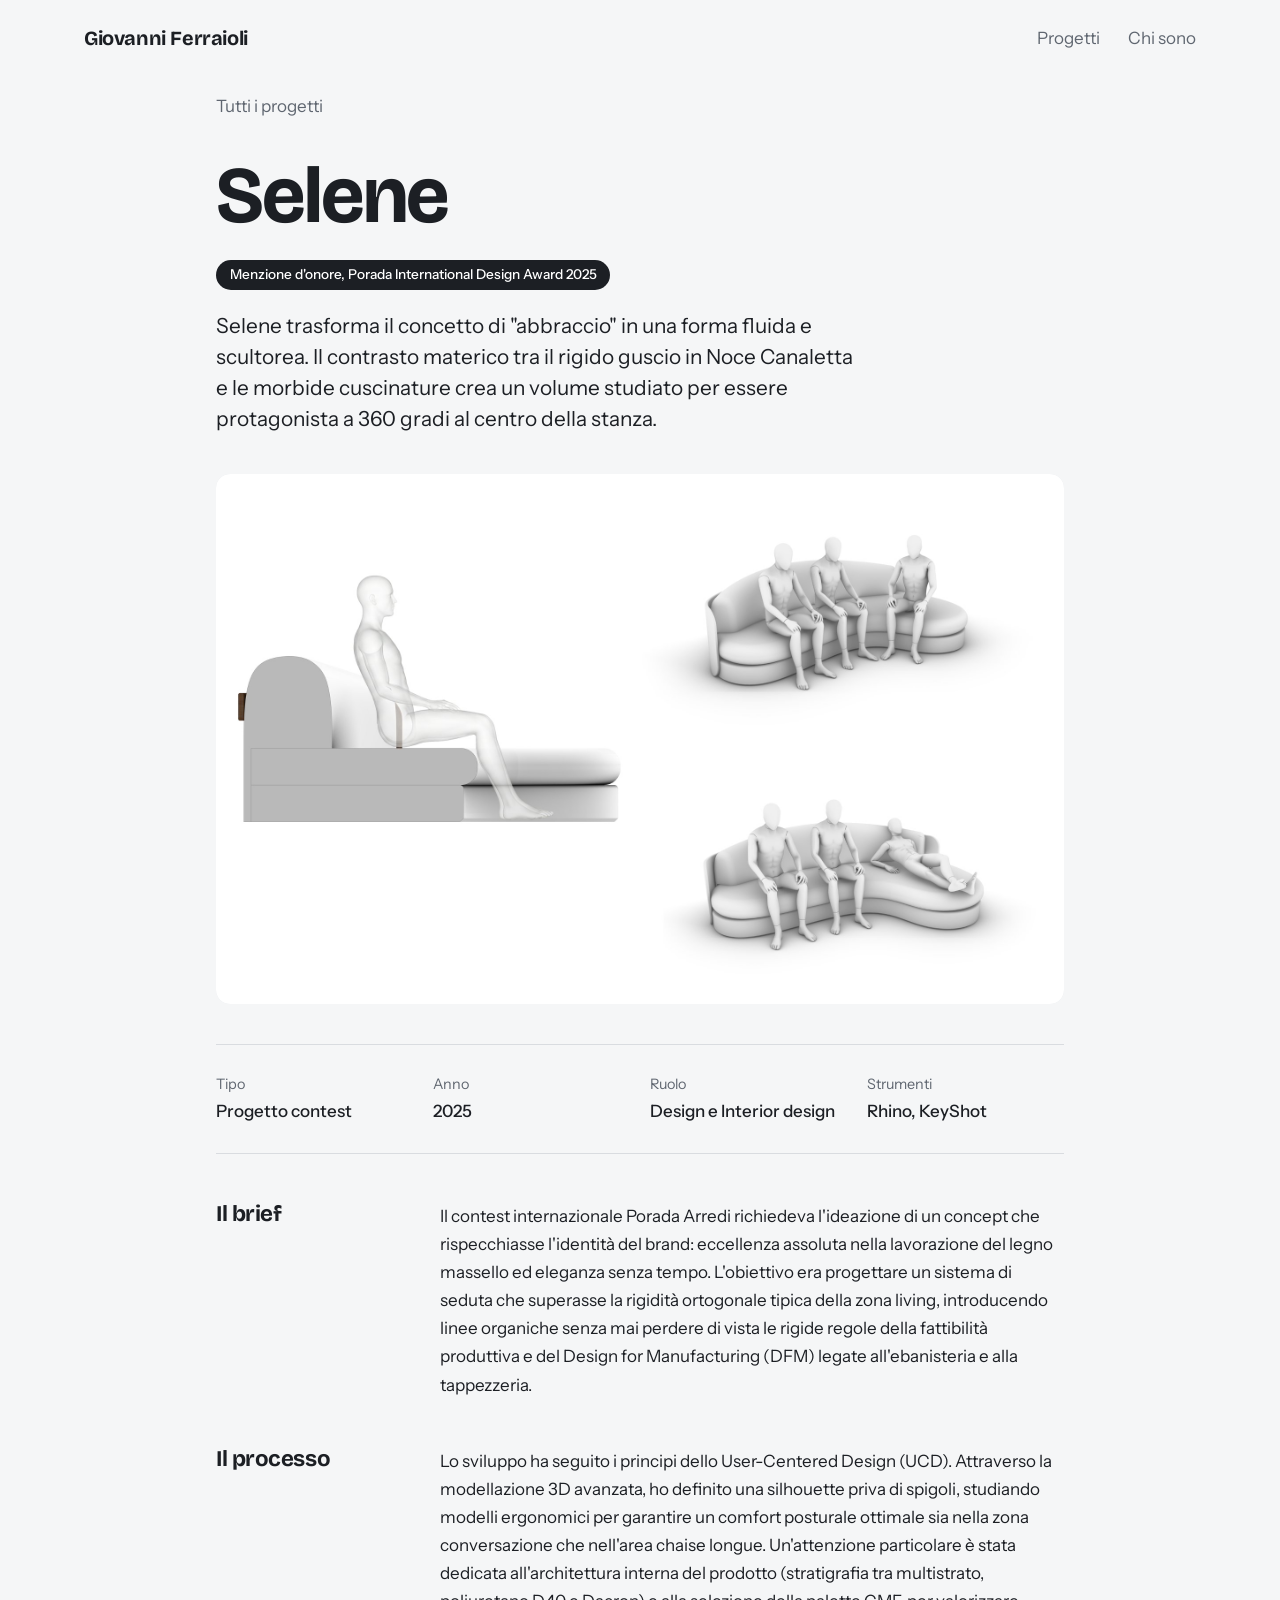
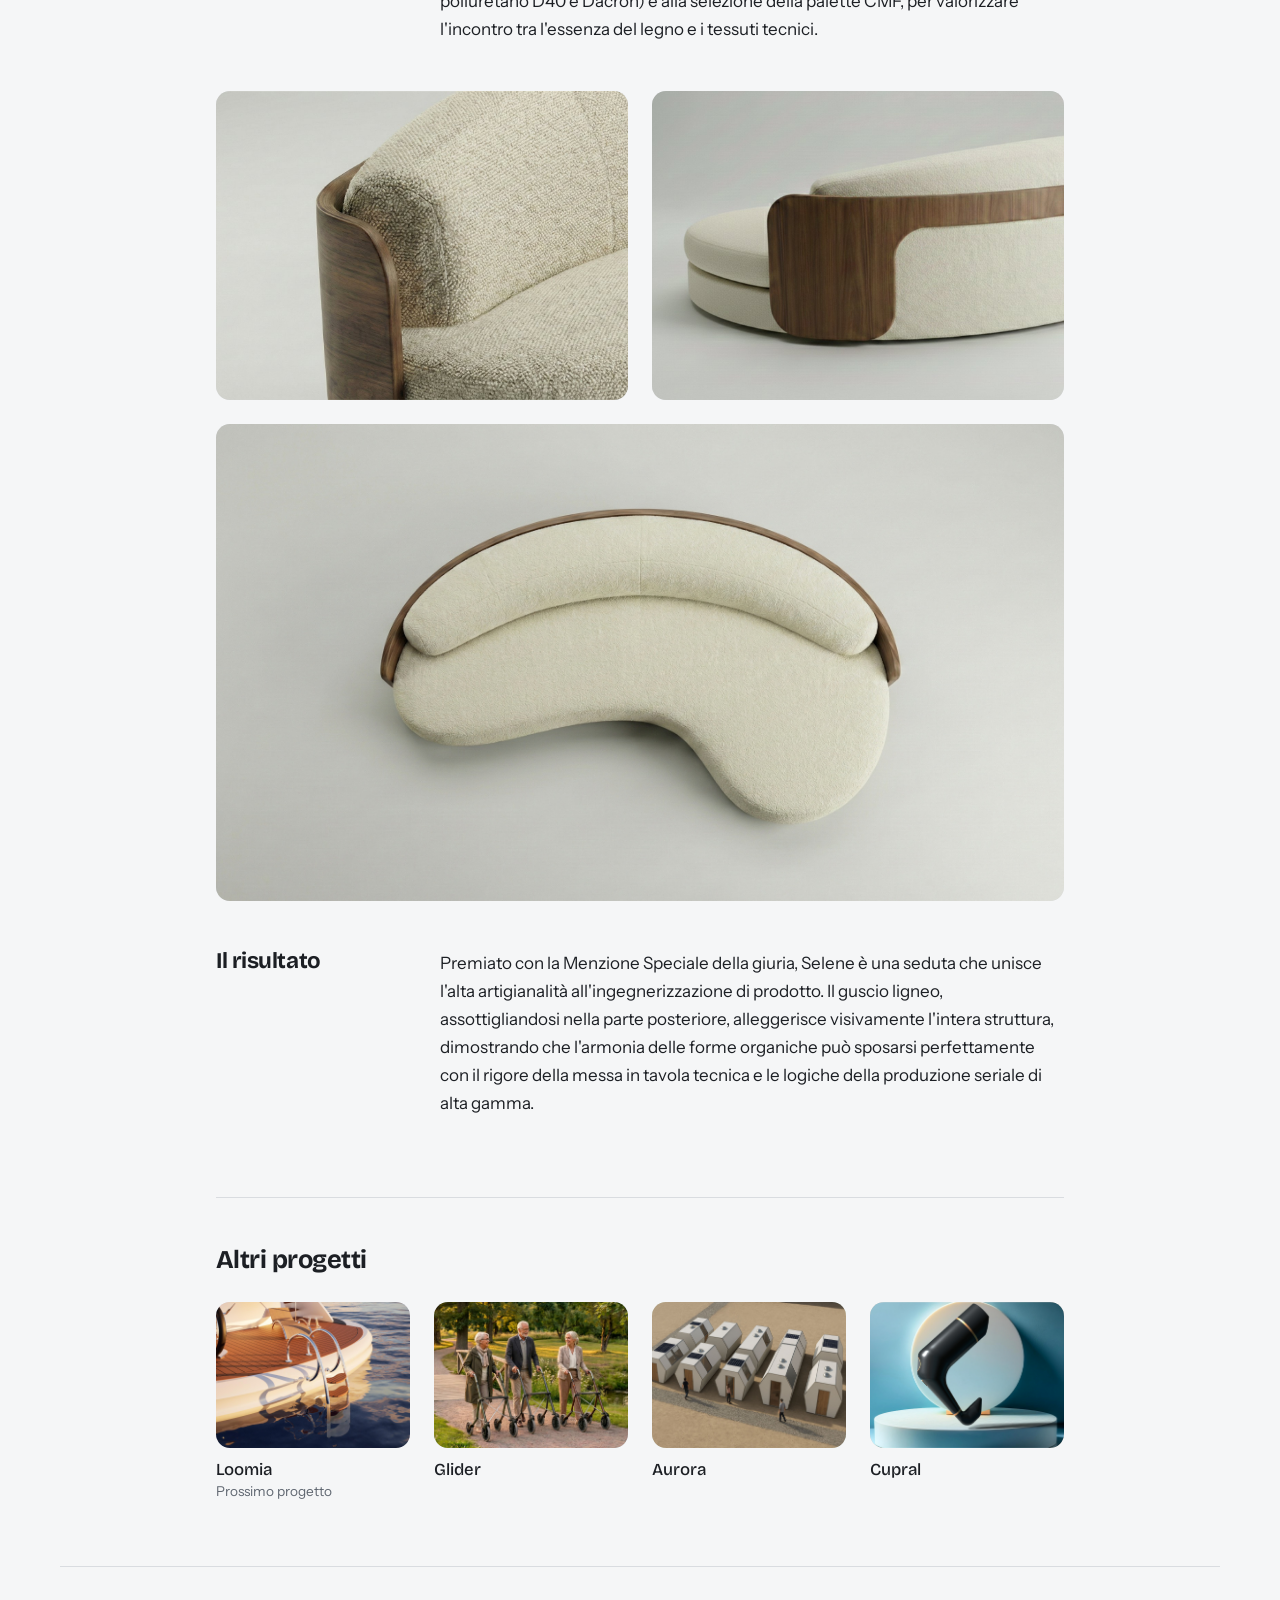
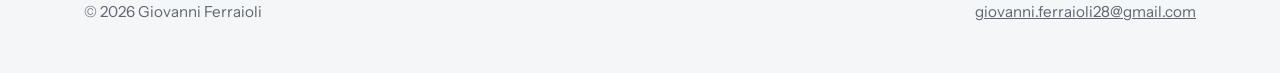
<file: selene.html>
<!DOCTYPE html>
<html lang="it">
<head>
<meta charset="utf-8">
<meta name="viewport" content="width=device-width, initial-scale=1">
<title>Selene — Giovanni Ferraioli </title>
<meta name="description" content="Portfolio di product design">
<link rel="preconnect" href="https://fonts.googleapis.com">
<link rel="preconnect" href="https://fonts.gstatic.com" crossorigin>
<link href="https://fonts.googleapis.com/css2?family=Bricolage+Grotesque:opsz,wght@12..96,500;12..96,700&family=Instrument+Sans:wght@400;500&display=swap" rel="stylesheet">
<link rel="stylesheet" href="css/stile.css">
</head>
<body>
<header class="top">
<a class="logo" href="index.html">Giovanni Ferraioli </a>
<nav><a href="index.html#progetti">Progetti</a><a href="chi-sono.html">Chi sono</a></nav>
</header>
<main class="progetto">
<a class="indietro" href="index.html#progetti">Tutti i progetti</a>
<h1>Selene</h1>
<p><em class="targa inline">Menzione d'onore, Porada International Design Award 2025</em></p><p class="intro">Selene trasforma il concetto di "abbraccio" in una forma fluida e scultorea. Il contrasto materico tra il rigido guscio in Noce Canaletta e le morbide cuscinature crea un volume studiato per essere protagonista a 360 gradi al centro della stanza.</p>
<div class="ph grande" style="--tinta:#E1E4E9"><span>Selene</span><img src="immagini/selene/render.jpg" alt="Immagine del progetto Selene" onerror="this.remove()"></div>
<dl class="dati"><div><dt>Tipo</dt><dd>Progetto contest</dd></div><div><dt>Anno</dt><dd>2025</dd></div><div><dt>Ruolo</dt><dd>Design e Interior design</dd></div><div><dt>Strumenti</dt><dd>Rhino, KeyShot</dd></div></dl>
<section class="blocco"><h2>Il brief</h2><p>Il contest internazionale Porada Arredi richiedeva l'ideazione di un concept che rispecchiasse l'identità del brand: eccellenza assoluta nella lavorazione del legno massello ed eleganza senza tempo. L'obiettivo era progettare un sistema di seduta che superasse la rigidità ortogonale tipica della zona living, introducendo linee organiche senza mai perdere di vista le rigide regole della fattibilità produttiva e del Design for Manufacturing (DFM) legate all'ebanisteria e alla tappezzeria.</p></section>
<section class="blocco"><h2>Il processo</h2><p>Lo sviluppo ha seguito i principi dello User-Centered Design (UCD). Attraverso la modellazione 3D avanzata, ho definito una silhouette priva di spigoli, studiando modelli ergonomici per garantire un comfort posturale ottimale sia nella zona conversazione che nell'area chaise longue. Un'attenzione particolare è stata dedicata all'architettura interna del prodotto (stratigrafia tra multistrato, poliuretano D40 e Dacron) e alla selezione della palette CMF, per valorizzare l'incontro tra l'essenza del legno e i tessuti tecnici.</p></section>
<div class="coppia"><div class="ph " style="--tinta:#E1E4E9"><span>Selene</span><img src="immagini/selene/1.jpg" alt="Immagine del progetto Selene" onerror="this.remove()"></div><div class="ph " style="--tinta:#E1E4E9"><span>Selene</span><img src="immagini/selene/2.jpg" alt="Immagine del progetto Selene" onerror="this.remove()"></div></div>
<div class="ph larga" style="--tinta:#E1E4E9"><span>Selene</span><img src="immagini/selene/3.jpg" alt="Immagine del progetto Selene" onerror="this.remove()"></div>
<section class="blocco"><h2>Il risultato</h2><p>Premiato con la Menzione Speciale della giuria, Selene è una seduta che unisce l'alta artigianalità all'ingegnerizzazione di prodotto. Il guscio ligneo, assottigliandosi nella parte posteriore, alleggerisce visivamente l'intera struttura, dimostrando che l'armonia delle forme organiche può sposarsi perfettamente con il rigore della messa in tavola tecnica e le logiche della produzione seriale di alta gamma.</p></section>
<section class="altri" aria-labelledby="altri-titolo">
<h2 id="altri-titolo">Altri progetti</h2>
<div class="altri-griglia">
<a class="mini" href="loomia.html"><div class="ph" style="--tinta:#E3E1F1"><span>Loomia</span><img src="immagini/loomia/copertina.jpg" alt="Copertina del progetto Loomia" onerror="this.remove()"></div><strong>Loomia</strong><small>Prossimo progetto</small></a>
<a class="mini" href="glider.html"><div class="ph" style="--tinta:#D6E5F0"><span>Glider</span><img src="immagini/glider/copertina.jpg" alt="Copertina del progetto Glider" onerror="this.remove()"></div><strong>Glider</strong></a>
<a class="mini" href="aurora.html"><div class="ph" style="--tinta:#DAEADB"><span>Aurora</span><img src="immagini/aurora/copertina.jpg" alt="Copertina del progetto Aurora" onerror="this.remove()"></div><strong>Aurora</strong></a>
<a class="mini" href="cupral.html"><div class="ph" style="--tinta:#E9D6C9"><span>Cupral</span><img src="immagini/cupral/copertina.jpg" alt="Copertina del progetto Cupral" onerror="this.remove()"></div><strong>Cupral</strong></a>
</div>
</section>
</main>
<footer class="foot"><p>© 2026 Giovanni Ferraioli </p><p><a href="mailto:giovanni.ferraioli28@gmail.com">giovanni.ferraioli28@gmail.com</a></p></footer>
<script src="js/script.js"></script>
</body>
</html>
</file>
<file: css/stile.css>
:root{--sfondo:#F5F6F7;--carta:#fff;--inchiostro:#1C1F24;--tenue:#5F6670;--linea:#D9DCE0;--accento:#2F4B7C;--raggio:14px;--max:1160px}
*{box-sizing:border-box;margin:0}
html{scroll-behavior:smooth}
body{background:var(--sfondo);color:var(--inchiostro);font:400 1.0625rem/1.65 "Instrument Sans",system-ui,sans-serif}
h1,h2,h3,.logo{font-family:"Bricolage Grotesque",system-ui,sans-serif;line-height:1.1;letter-spacing:-.02em}
a{color:inherit}
:focus-visible{outline:3px solid var(--accento);outline-offset:3px}
.top{max-width:var(--max);margin:0 auto;padding:1.5rem 1.5rem;display:flex;justify-content:space-between;align-items:center}
.logo{font-weight:700;font-size:1.25rem;text-decoration:none}
.top nav{display:flex;gap:1.75rem}
.top nav a{text-decoration:none;color:var(--tenue)}
.top nav a:hover{color:var(--inchiostro);text-decoration:underline;text-underline-offset:6px}
main{max-width:var(--max);margin:0 auto;padding:0 1.5rem 4rem}
.ph{position:relative;background:var(--tinta);border-radius:var(--raggio);overflow:hidden;aspect-ratio:4/3;display:grid;place-items:center}
.ph span{font:700 clamp(1.5rem,4vw,2.5rem)/1 "Bricolage Grotesque",sans-serif;color:rgba(28,31,36,.28);letter-spacing:-.02em}
.ph img{position:absolute;inset:0;width:100%;height:100%;object-fit:cover}
.griglia{display:grid;grid-template-columns:repeat(6,1fr);gap:2.5rem 1.5rem}
.card:nth-child(1),.card:nth-child(2){grid-column:span 3}
.card:nth-child(1) .ph,.card:nth-child(2) .ph{aspect-ratio:3/2}
.bottone{display:inline-block;background:var(--inchiostro);color:#fff;text-decoration:none;padding:.75rem 1.5rem;border-radius:99px;font-weight:500}
.bottone:hover{background:var(--accento)}
.progetto{max-width:56rem}
.indietro{display:inline-block;margin:1rem 0 2rem;color:var(--tenue);text-decoration:none}
.indietro:hover{color:var(--inchiostro)}
.progetto h1,.chi h1{font-size:clamp(2.6rem,7vw,5rem)}
.intro{font-size:1.3rem;line-height:1.5;margin:1.25rem 0 2.5rem;max-width:40rem}
.ph.grande{aspect-ratio:16/10}
.dati{display:grid;grid-template-columns:repeat(auto-fit,minmax(10rem,1fr));gap:1.25rem;padding:1.75rem 0;margin:2.5rem 0;border-block:1px solid var(--linea)}
.dati dt{color:var(--tenue);font-size:.9rem}
.dati dd{font-weight:500}
.blocco{margin:3rem 0;display:grid;grid-template-columns:12rem 1fr;gap:1rem 2rem}
.blocco h2{font-size:1.4rem}
.coppia{display:grid;grid-template-columns:1fr 1fr;gap:1.5rem}
.chi{padding-top:2rem}
.chi-cols{display:grid;grid-template-columns:minmax(0,5fr) minmax(0,7fr);gap:3rem;margin-top:2.5rem;align-items:start}
.ritratto{aspect-ratio:4/5}
.chi .intro{margin-top:0}
.foot{max-width:var(--max);margin:0 auto;padding:2rem 1.5rem 3rem;border-top:1px solid var(--linea);display:flex;justify-content:space-between;flex-wrap:wrap;gap:.5rem;color:var(--tenue);font-size:.95rem}
@media(max-width:760px){.griglia{grid-template-columns:1fr}.card,.card:nth-child(1),.card:nth-child(2){grid-column:auto}.blocco,.chi-cols,.coppia{grid-template-columns:1fr}.hero{padding-top:2rem}}
@media(prefers-reduced-motion:reduce){*{animation:none!important;transition:none!important}html{scroll-behavior:auto}}
.targa{position:absolute;top:.9rem;left:.9rem;z-index:2;background:#fff;color:var(--inchiostro);font:500 .85rem/1 "Instrument Sans",sans-serif;font-style:normal;padding:.5rem .85rem;border-radius:99px;box-shadow:0 2px 10px rgba(20,25,35,.15)}
.targa.inline{position:static;display:inline-block;margin-top:1.25rem;background:var(--inchiostro);color:#fff;box-shadow:none}
.ph.larga{aspect-ratio:16/9;margin-top:1.5rem}

/* ---- v2 ---- */
.top.home{justify-content:flex-end}
.hero{padding:3rem 0 4rem}
.hero h1{font-size:clamp(2.8rem,9vw,6.5rem);font-weight:700;line-height:.98;letter-spacing:-.035em}
.hero .sottotitolo{margin-top:1rem;font:500 clamp(1.05rem,2.2vw,1.4rem)/1 "Bricolage Grotesque",sans-serif;letter-spacing:.16em;text-transform:uppercase;color:var(--tenue)}
.hero .presentazione{margin-top:2.5rem;color:var(--tenue);max-width:38rem}
.card{grid-column:span 2;display:flex;flex-direction:column;align-items:flex-start}
.card-img{display:block;width:100%;text-decoration:none}
.card .ph{transition:transform .3s ease,box-shadow .3s ease}
.card .ph img{transition:transform .5s ease}
.card-img:hover .ph,.card-img:focus-visible .ph{transform:translateY(-4px);box-shadow:0 14px 30px rgba(20,25,35,.12)}
.card-img:hover .ph img{transform:scale(1.03)}
.card h3{font-size:1.15rem;font-weight:500;margin-top:1rem}
.card h3 a{text-decoration:none}
.card p{margin-top:.4rem;font-size:.95rem;line-height:1.55;color:var(--tenue);max-width:34rem}
.piu{display:inline-block;margin-top:.9rem;font-size:.9rem;font-weight:500;padding:.4rem .95rem;border:1.5px solid var(--inchiostro);border-radius:99px;text-decoration:none}
.piu:hover{background:var(--inchiostro);color:#fff}
.altri{margin-top:5rem;padding-top:3rem;border-top:1px solid var(--linea)}
.altri h2{font-size:1.6rem}
.altri-griglia{display:grid;grid-template-columns:repeat(4,1fr);gap:1.5rem;margin-top:1.75rem}
.mini{display:block;text-decoration:none}
.mini .ph{transition:transform .3s ease}
.mini:hover .ph{transform:translateY(-3px)}
.mini strong{display:block;margin-top:.7rem;font:500 1.05rem "Bricolage Grotesque",sans-serif}
.mini small{display:block;color:var(--tenue);font-size:.85rem}
.chi-cols p+p{margin-top:1.1rem}
.cv{margin-top:2.5rem}
.bottone.secondario{background:transparent;color:var(--inchiostro);border:1.5px solid var(--inchiostro)}
.bottone.secondario:hover{background:var(--inchiostro);color:#fff}
.contatti{margin-top:6rem;padding-top:3rem;border-top:1px solid var(--linea);max-width:40rem}
.contatti h2{font-size:2rem;margin-bottom:1.75rem}
.campo{margin-bottom:1.25rem}
.campo label{display:block;font-size:.9rem;color:var(--tenue);margin-bottom:.4rem}
.campo input,.campo textarea{width:100%;font:inherit;color:inherit;background:var(--carta);border:1px solid var(--linea);border-radius:10px;padding:.75rem 1rem}
.campo input:focus,.campo textarea:focus{outline:2px solid var(--accento);outline-offset:1px;border-color:var(--accento)}
.campo textarea{resize:vertical}
.trappola{position:absolute;left:-9999px}
button.bottone{border:0;font:inherit;font-weight:500;cursor:pointer}
button.bottone:disabled{opacity:.6;cursor:wait}
#esito{margin-top:1rem;color:var(--tenue)}
@media(max-width:760px){.altri-griglia{grid-template-columns:1fr 1fr}}
   /* ---- fix smartphone ---- */
   .piu{white-space:nowrap}
   @media(max-width:760px){.griglia{grid-template-columns:1fr}.card,.card:nth-child(1),.card:nth-child(2){grid-column:auto}}
</file>
